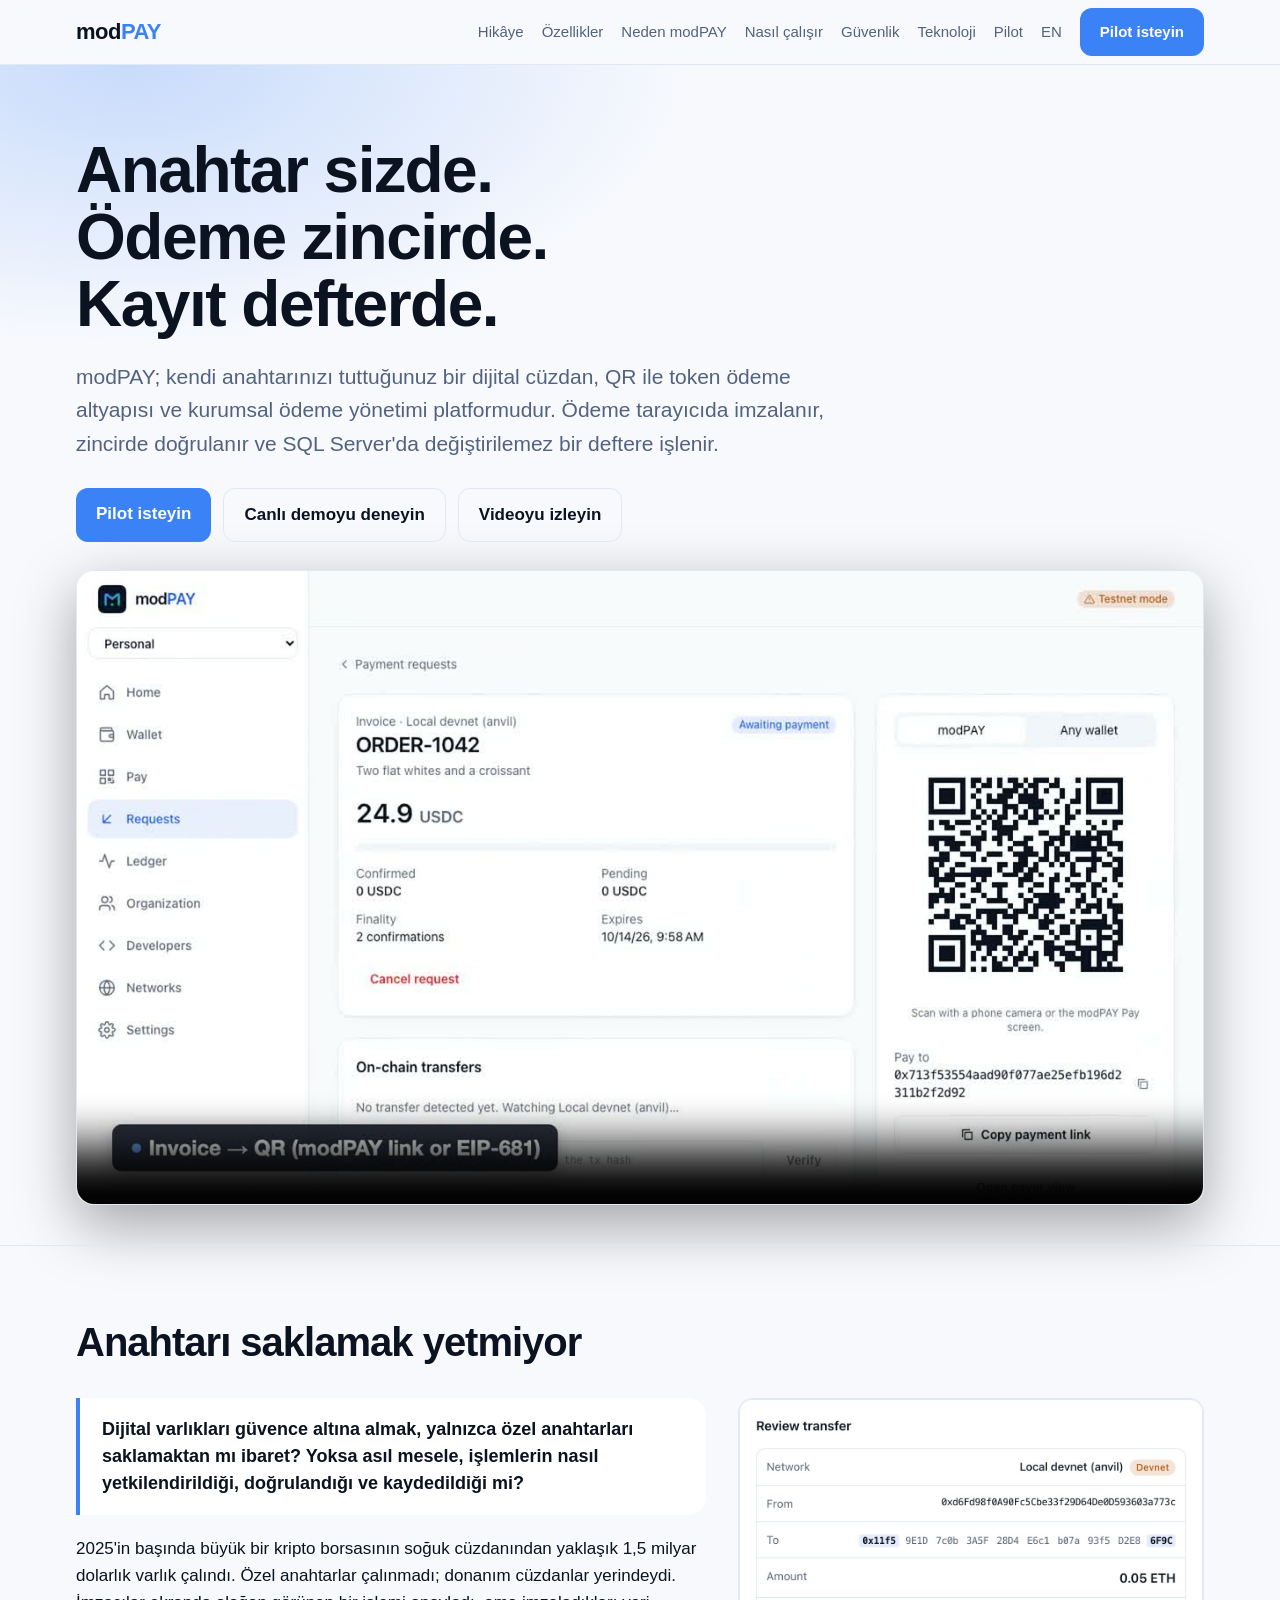
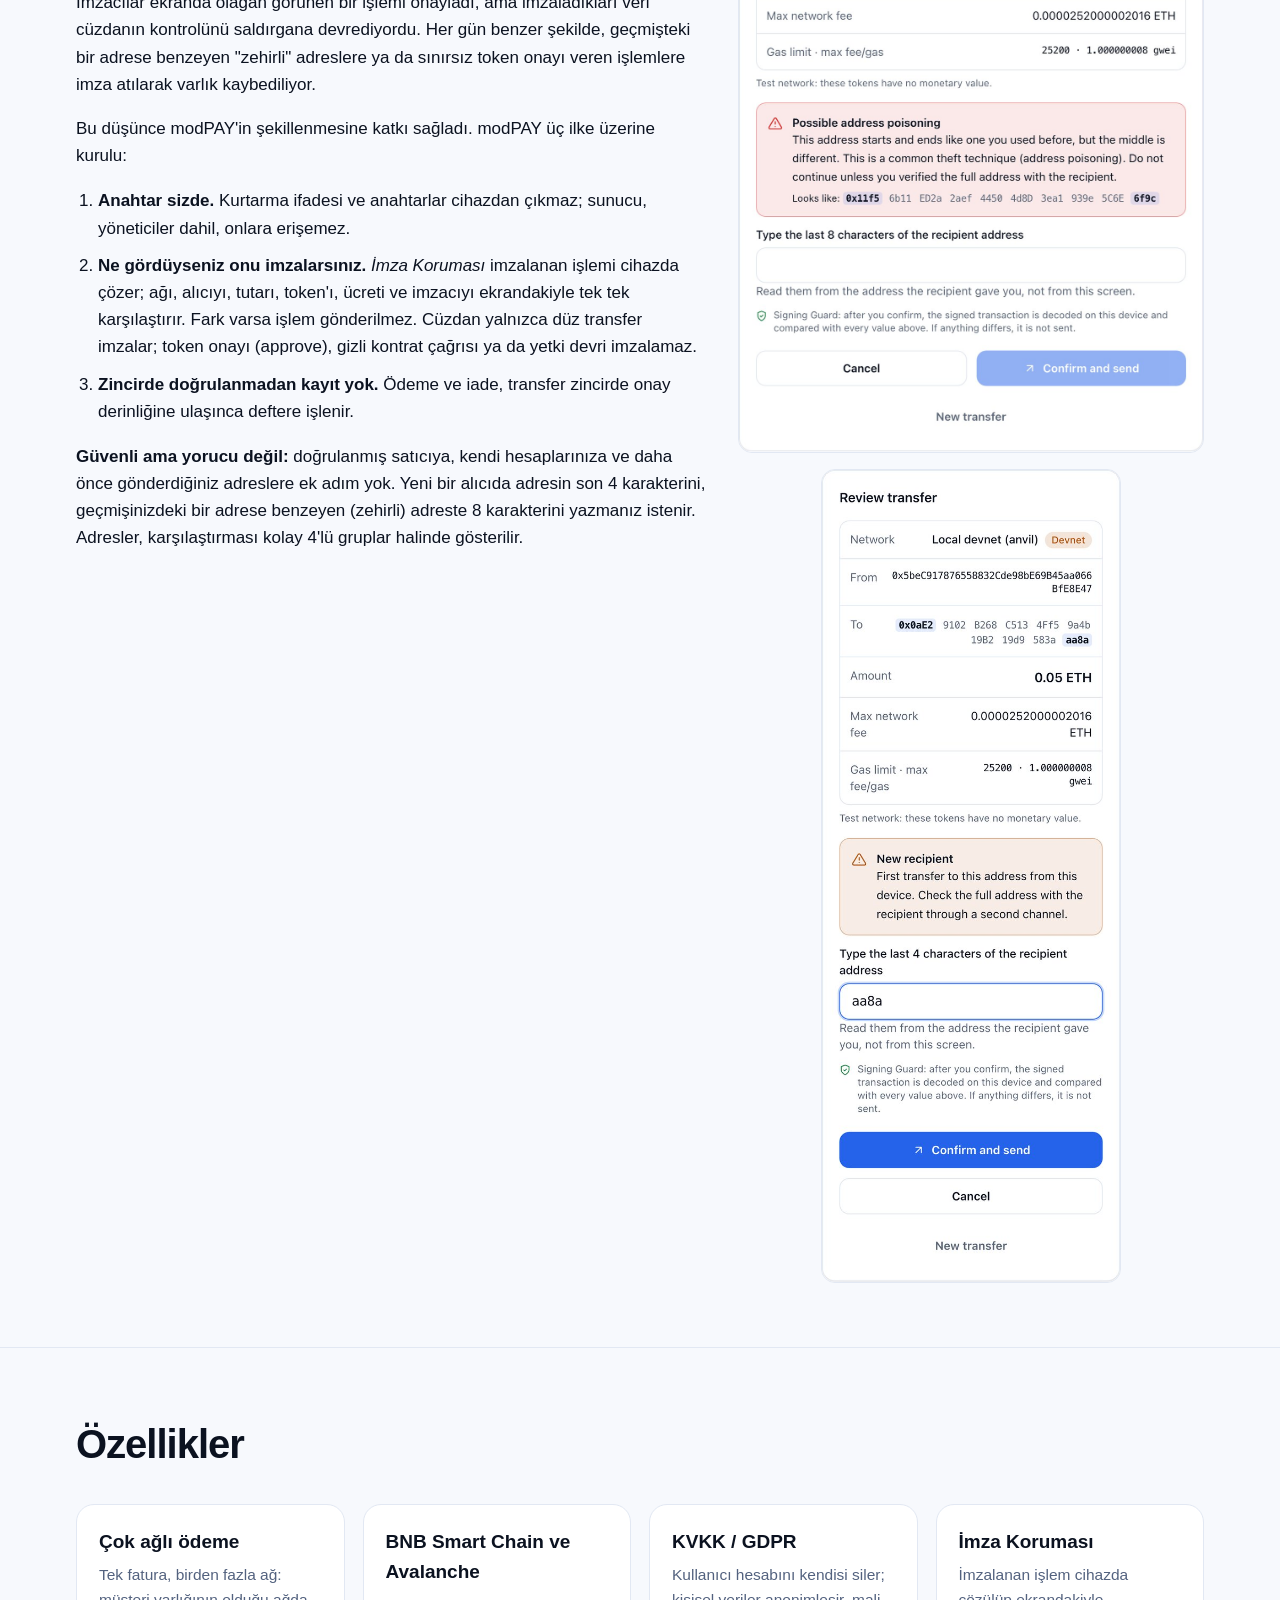
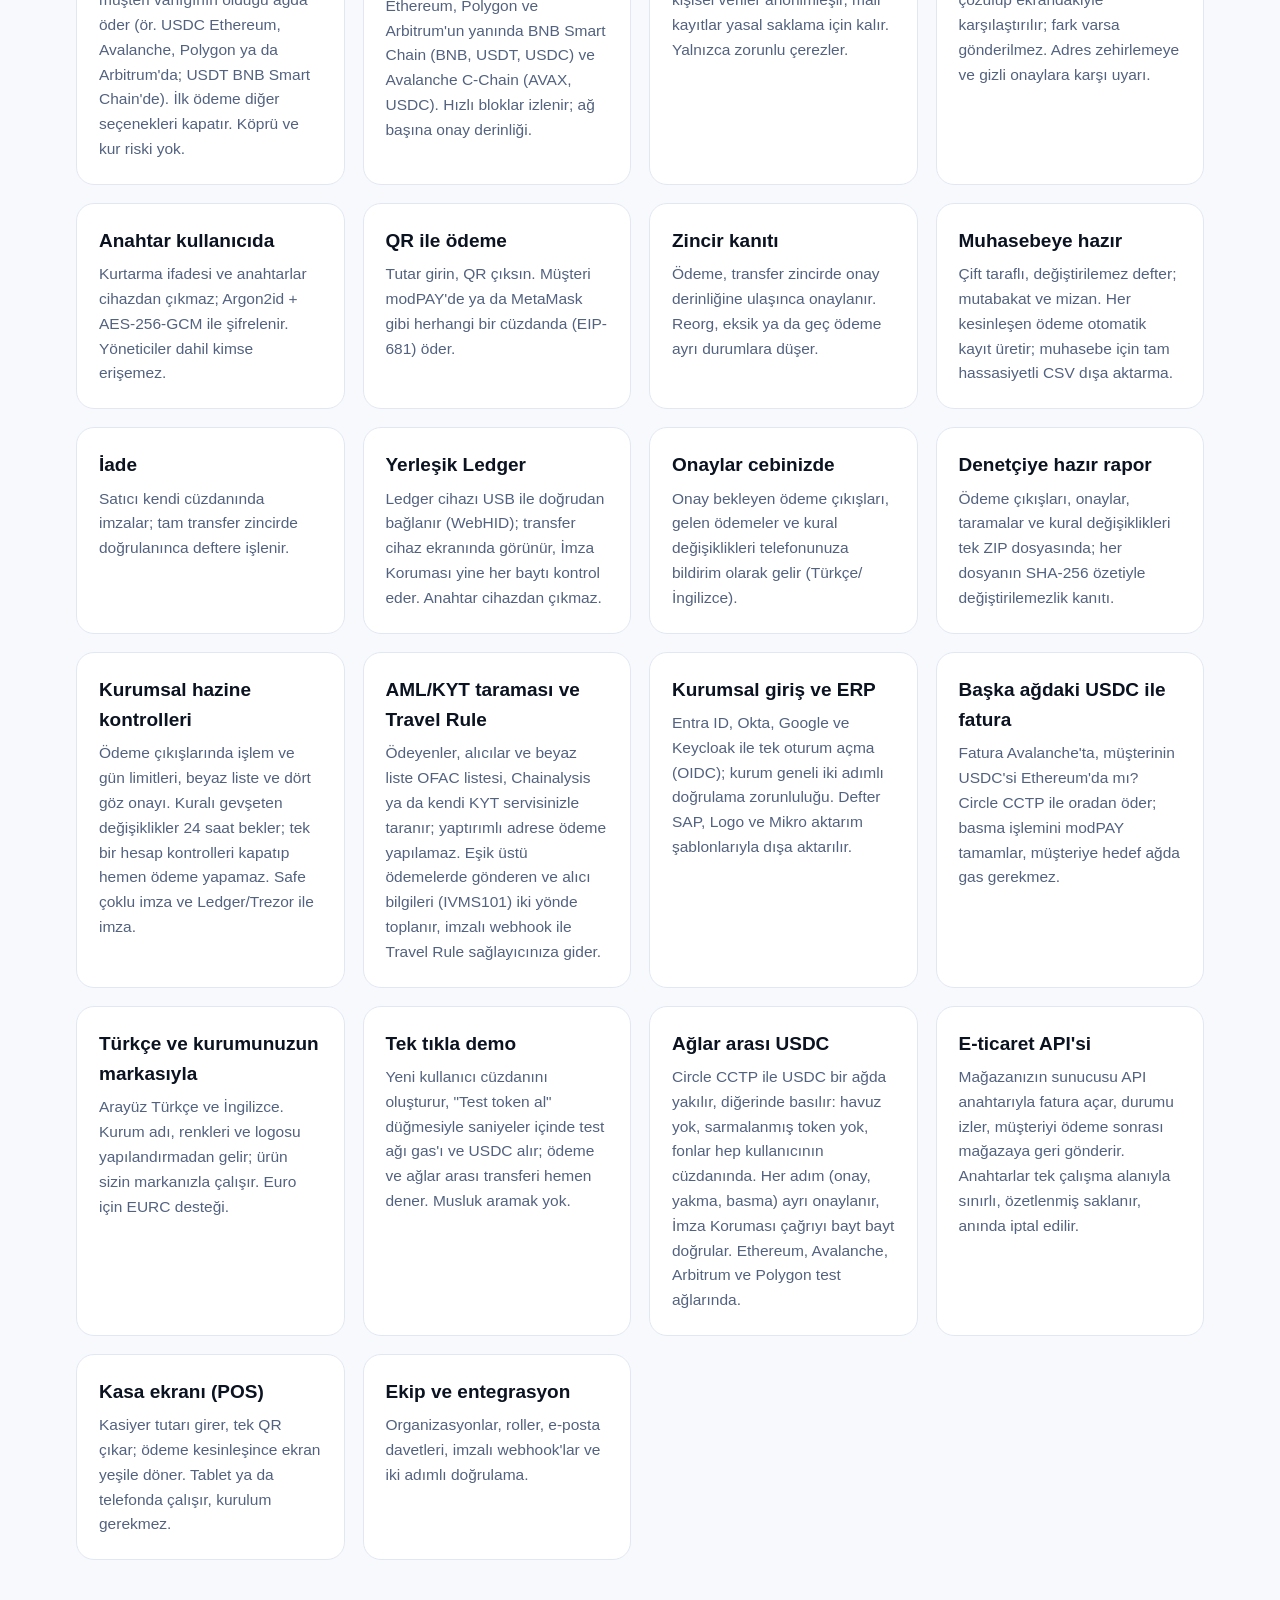
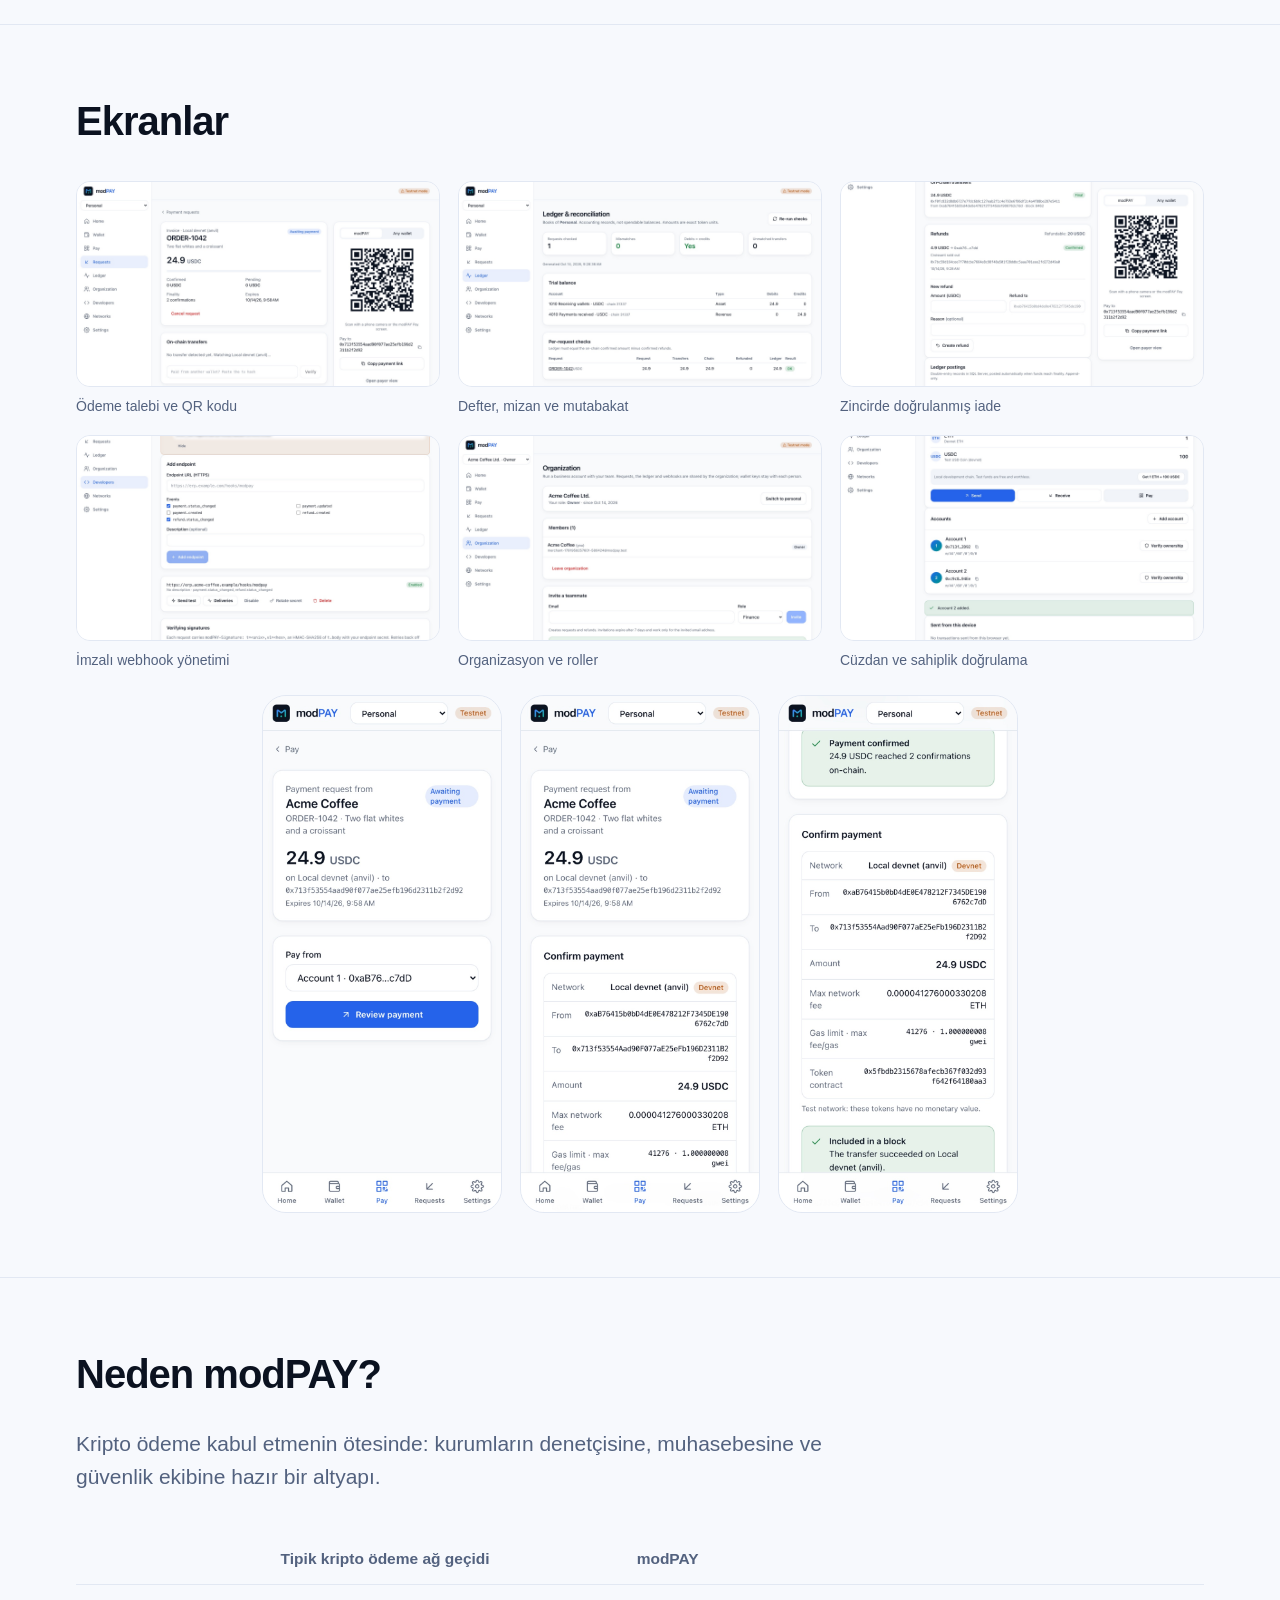
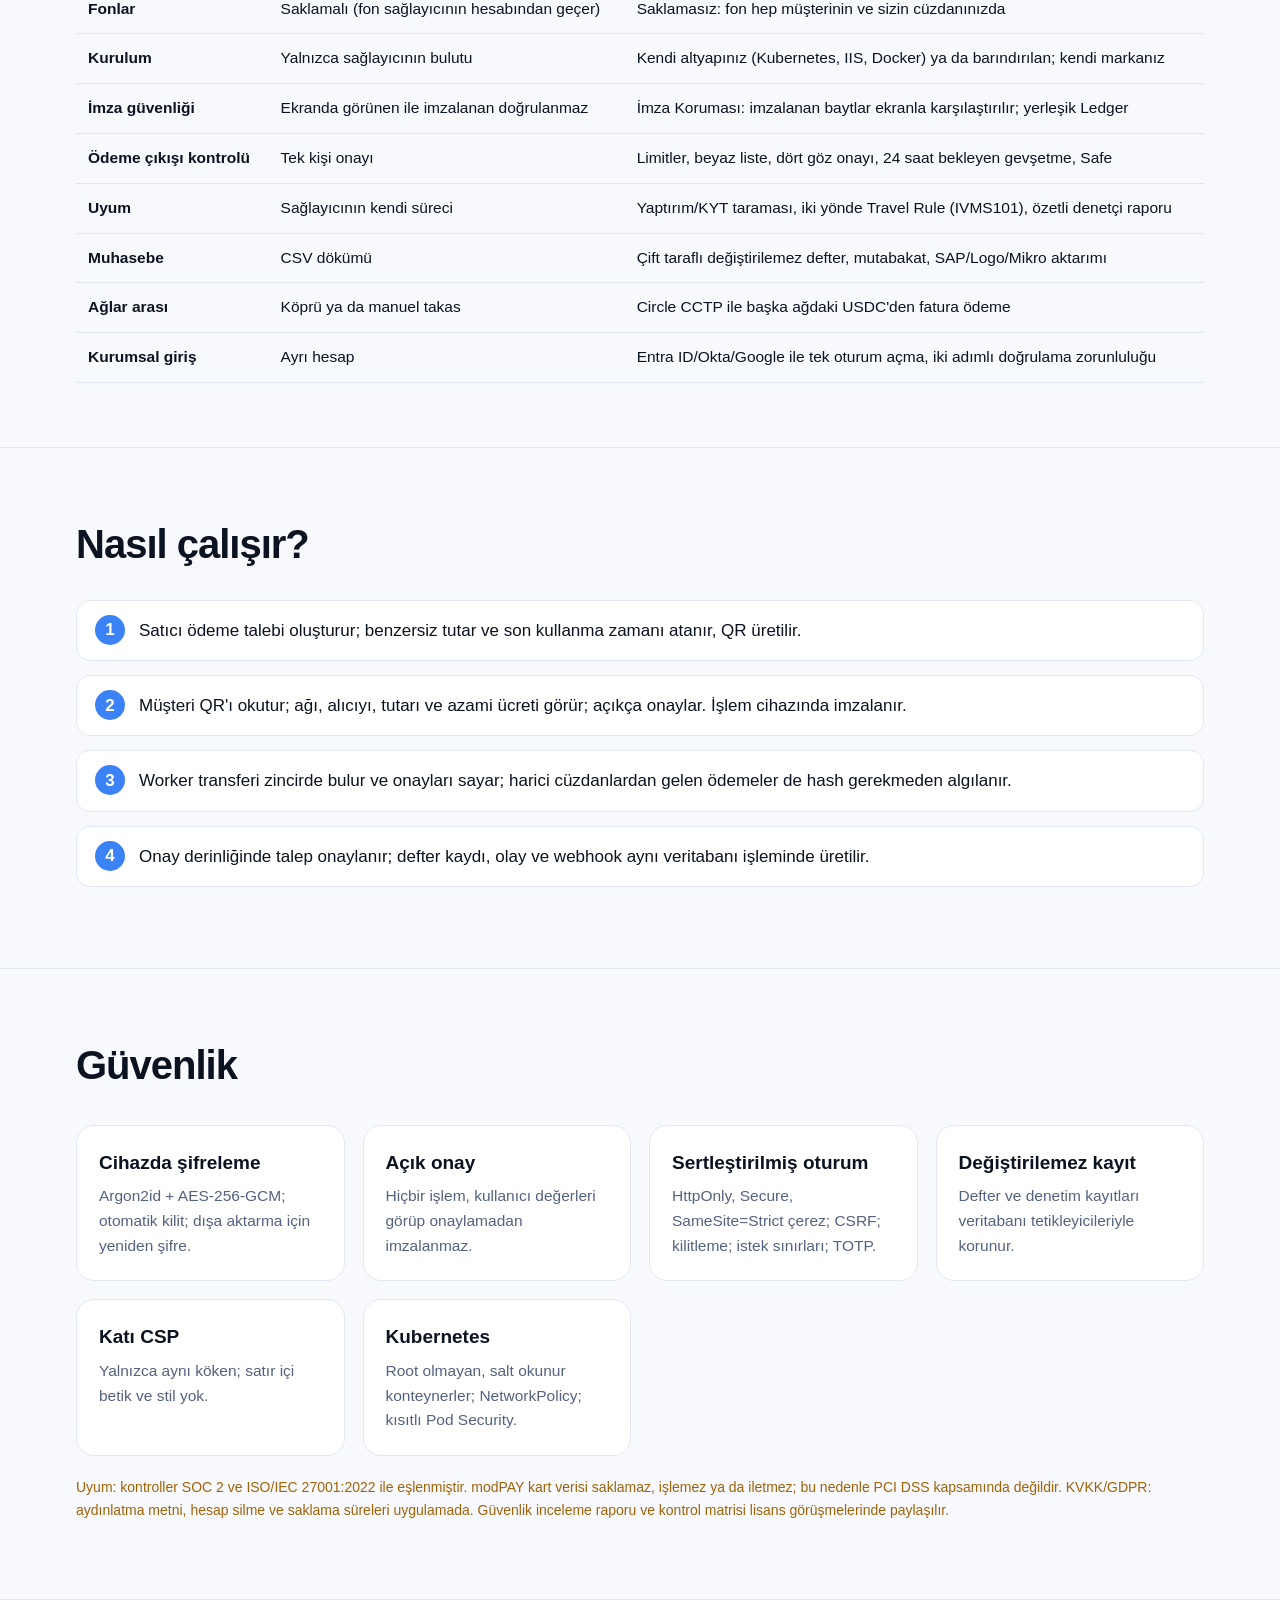
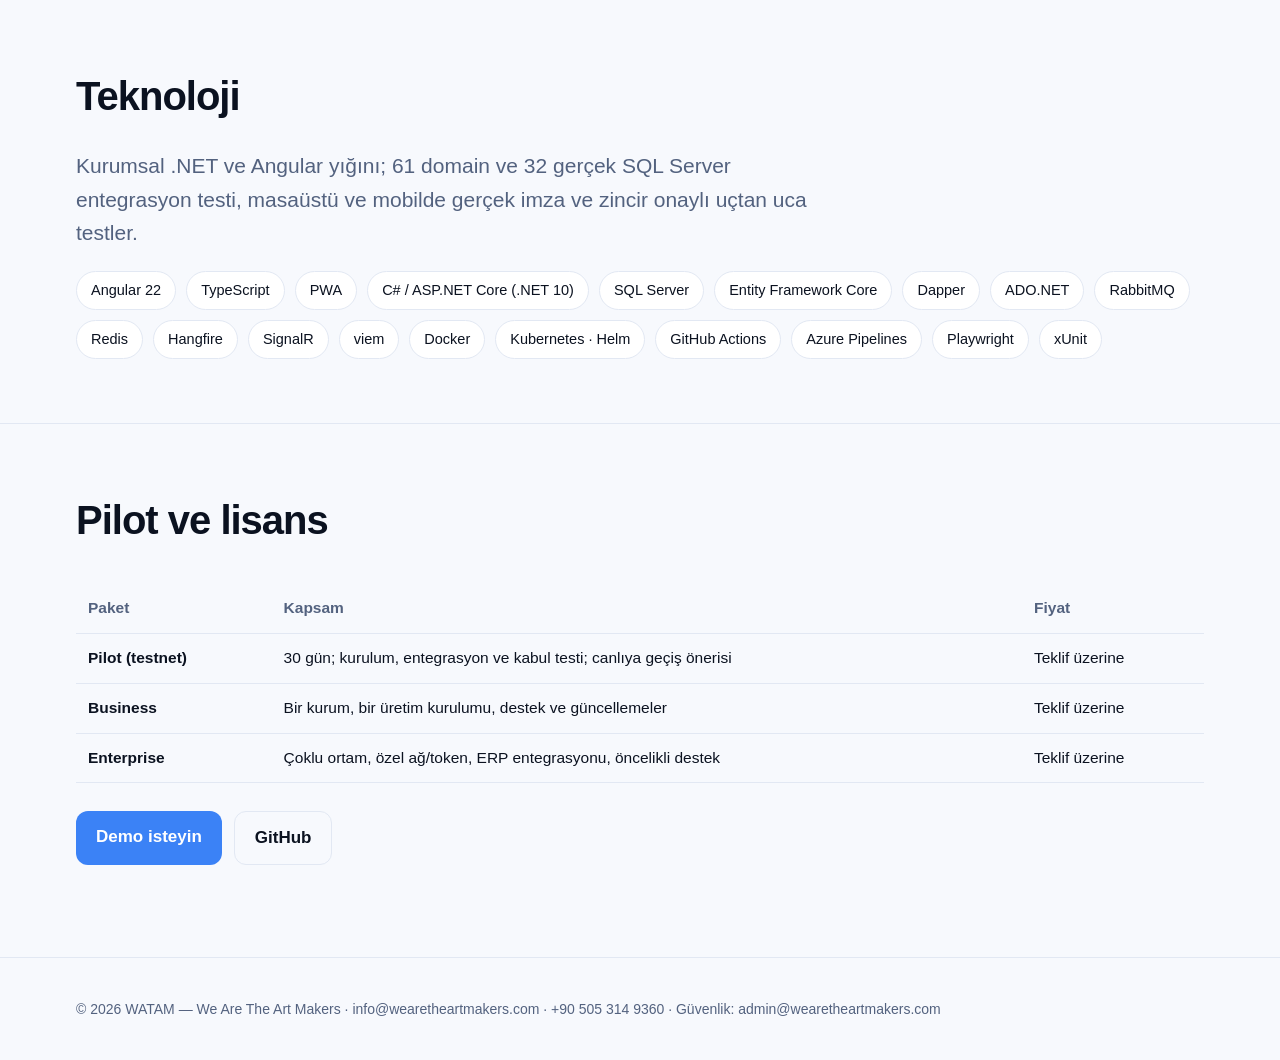
<file: docs/index.html>
<!doctype html>
<html lang="tr">
<head>
<meta charset="utf-8">
<meta name="viewport" content="width=device-width, initial-scale=1">
<title>modPAY — Anahtar sizde, ödeme zincirde, kayıt defterde</title>
<meta name="description" content="Non-custodial cüzdan, QR ile token ödeme ve kurumsal ödeme yönetimi. Ödeme tarayıcıda imzalanır, zincirde doğrulanır, SQL Server defterine işlenir.">
<link rel="canonical" href="https://wearetheartmakers.github.io/modPAY/">
<link rel="alternate" hreflang="tr" href="https://wearetheartmakers.github.io/modPAY/">
<link rel="alternate" hreflang="en" href="https://wearetheartmakers.github.io/modPAY/en/">
<meta property="og:type" content="website">
<meta property="og:title" content="modPAY — Anahtar sizde, ödeme zincirde, kayıt defterde">
<meta property="og:description" content="Non-custodial cüzdan, QR ile token ödeme ve kurumsal ödeme yönetimi. Ödeme tarayıcıda imzalanır, zincirde doğrulanır, SQL Server defterine işlenir.">
<meta property="og:image" content="https://wearetheartmakers.github.io/modPAY/assets/img/og-tr.png">
<meta name="twitter:card" content="summary_large_image">
<meta name="theme-color" content="#070d1d">
<link rel="icon" href="favicon.ico" sizes="16x16 32x32 48x48">
<link rel="icon" type="image/svg+xml" href="assets/icon.svg">
<link rel="apple-touch-icon" href="assets/apple-touch-icon.png">
<link rel="stylesheet" href="assets/site.css">
</head>
<body>
<a class="skip" href="#main">İçeriğe geç</a>
<header><div class="wrap">
<a class="brand" href="./">mod<span>PAY</span></a>
<nav aria-label="Ana menü">
<a href="#hikaye">Hikâye</a><a href="#ozellikler">Özellikler</a><a href="#neden">Neden modPAY</a><a href="#nasil">Nasıl çalışır</a><a href="#guvenlik">Güvenlik</a><a href="#teknoloji">Teknoloji</a><a href="#pilot">Pilot</a>
<a class="lang" href="en/" hreflang="en">EN</a>
<a class="btn" href="mailto:info@wearetheartmakers.com?subject=modPAY%20pilot">Pilot isteyin</a>
</nav></div></header>
<main id="main">
<div class="hero"><div class="wrap">
<h1>Anahtar sizde.<br>Ödeme zincirde.<br>Kayıt defterde.</h1>
<p class="lead">modPAY; kendi anahtarınızı tuttuğunuz bir dijital cüzdan, QR ile token ödeme altyapısı ve kurumsal ödeme yönetimi platformudur. Ödeme tarayıcıda imzalanır, zincirde doğrulanır ve SQL Server'da değiştirilemez bir deftere işlenir.</p>
<div class="actions"><a class="btn" href="mailto:info@wearetheartmakers.com?subject=modPAY%20pilot">Pilot isteyin</a><a class="btn ghost" href="https://modpay.runasp.net/register?returnUrl=%2Fapp%2Ffaucet" target="_blank" rel="noopener">Canlı demoyu deneyin</a><a class="btn ghost" href="#video">Videoyu izleyin</a></div>
<div class="video" id="video"><video controls preload="metadata" playsinline poster="assets/video/poster.jpg" aria-label="modPAY tanıtım videosu (İngilizce)"><source src="assets/video/modpay-intro.mp4" type="video/mp4"></video></div>
</div></div>

<section id="hikaye"><div class="wrap">
<h2>Anahtarı saklamak yetmiyor</h2>
<div class="story"><div>
<blockquote>Dijital varlıkları güvence altına almak, yalnızca özel anahtarları saklamaktan mı ibaret? Yoksa asıl mesele, işlemlerin nasıl yetkilendirildiği, doğrulandığı ve kaydedildiği mi?</blockquote>
<p>2025'in başında büyük bir kripto borsasının soğuk cüzdanından yaklaşık 1,5 milyar dolarlık varlık çalındı. Özel anahtarlar çalınmadı; donanım cüzdanlar yerindeydi. İmzacılar ekranda olağan görünen bir işlemi onayladı, ama imzaladıkları veri cüzdanın kontrolünü saldırgana devrediyordu. Her gün benzer şekilde, geçmişteki bir adrese benzeyen "zehirli" adreslere ya da sınırsız token onayı veren işlemlere imza atılarak varlık kaybediliyor.</p>
<p>Bu düşünce modPAY'in şekillenmesine katkı sağladı. modPAY üç ilke üzerine kurulu:</p>
<ol>
<li><strong>Anahtar sizde.</strong> Kurtarma ifadesi ve anahtarlar cihazdan çıkmaz; sunucu, yöneticiler dahil, onlara erişemez.</li>
<li><strong>Ne gördüyseniz onu imzalarsınız.</strong> <em>İmza Koruması</em> imzalanan işlemi cihazda çözer; ağı, alıcıyı, tutarı, token'ı, ücreti ve imzacıyı ekrandakiyle tek tek karşılaştırır. Fark varsa işlem gönderilmez. Cüzdan yalnızca düz transfer imzalar; token onayı (approve), gizli kontrat çağrısı ya da yetki devri imzalamaz.</li>
<li><strong>Zincirde doğrulanmadan kayıt yok.</strong> Ödeme ve iade, transfer zincirde onay derinliğine ulaşınca deftere işlenir.</li>
</ol>
<p><strong>Güvenli ama yorucu değil:</strong> doğrulanmış satıcıya, kendi hesaplarınıza ve daha önce gönderdiğiniz adreslere ek adım yok. Yeni bir alıcıda adresin son 4 karakterini, geçmişinizdeki bir adrese benzeyen (zehirli) adreste 8 karakterini yazmanız istenir. Adresler, karşılaştırması kolay 4'lü gruplar halinde gösterilir.</p>
</div>
<div class="imgs"><img loading="lazy" src="assets/img/guard-lookalike.jpg" alt="İmza Koruması: olası adres zehirleme uyarısı"><img class="phone" loading="lazy" src="assets/img/guard-mobile.jpg" alt="Telefonda yeni alıcı onayı: adresin son 4 karakteri"></div>
</div></div></section>

<section id="ozellikler"><div class="wrap">
<h2>Özellikler</h2>
<div class="grid"><div class="card"><h3>Çok ağlı ödeme</h3><p>Tek fatura, birden fazla ağ: müşteri varlığının olduğu ağda öder (ör. USDC Ethereum, Avalanche, Polygon ya da Arbitrum'da; USDT BNB Smart Chain'de). İlk ödeme diğer seçenekleri kapatır. Köprü ve kur riski yok.</p></div><div class="card"><h3>BNB Smart Chain ve Avalanche</h3><p>Ethereum, Polygon ve Arbitrum'un yanında BNB Smart Chain (BNB, USDT, USDC) ve Avalanche C-Chain (AVAX, USDC). Hızlı bloklar izlenir; ağ başına onay derinliği.</p></div><div class="card"><h3>KVKK / GDPR</h3><p>Kullanıcı hesabını kendisi siler; kişisel veriler anonimleşir, mali kayıtlar yasal saklama için kalır. Yalnızca zorunlu çerezler.</p></div><div class="card"><h3>İmza Koruması</h3><p>İmzalanan işlem cihazda çözülüp ekrandakiyle karşılaştırılır; fark varsa gönderilmez. Adres zehirlemeye ve gizli onaylara karşı uyarı.</p></div><div class="card"><h3>Anahtar kullanıcıda</h3><p>Kurtarma ifadesi ve anahtarlar cihazdan çıkmaz; Argon2id + AES-256-GCM ile şifrelenir. Yöneticiler dahil kimse erişemez.</p></div><div class="card"><h3>QR ile ödeme</h3><p>Tutar girin, QR çıksın. Müşteri modPAY'de ya da MetaMask gibi herhangi bir cüzdanda (EIP-681) öder.</p></div><div class="card"><h3>Zincir kanıtı</h3><p>Ödeme, transfer zincirde onay derinliğine ulaşınca onaylanır. Reorg, eksik ya da geç ödeme ayrı durumlara düşer.</p></div><div class="card"><h3>Muhasebeye hazır</h3><p>Çift taraflı, değiştirilemez defter; mutabakat ve mizan. Her kesinleşen ödeme otomatik kayıt üretir; muhasebe için tam hassasiyetli CSV dışa aktarma.</p></div><div class="card"><h3>İade</h3><p>Satıcı kendi cüzdanında imzalar; tam transfer zincirde doğrulanınca deftere işlenir.</p></div><div class="card"><h3>Yerleşik Ledger</h3><p>Ledger cihazı USB ile doğrudan bağlanır (WebHID); transfer cihaz ekranında görünür, İmza Koruması yine her baytı kontrol eder. Anahtar cihazdan çıkmaz.</p></div><div class="card"><h3>Onaylar cebinizde</h3><p>Onay bekleyen ödeme çıkışları, gelen ödemeler ve kural değişiklikleri telefonunuza bildirim olarak gelir (Türkçe/İngilizce).</p></div><div class="card"><h3>Denetçiye hazır rapor</h3><p>Ödeme çıkışları, onaylar, taramalar ve kural değişiklikleri tek ZIP dosyasında; her dosyanın SHA-256 özetiyle değiştirilemezlik kanıtı.</p></div><div class="card"><h3>Kurumsal hazine kontrolleri</h3><p>Ödeme çıkışlarında işlem ve gün limitleri, beyaz liste ve dört göz onayı. Kuralı gevşeten değişiklikler 24 saat bekler; tek bir hesap kontrolleri kapatıp hemen ödeme yapamaz. Safe çoklu imza ve Ledger/Trezor ile imza.</p></div><div class="card"><h3>AML/KYT taraması ve Travel Rule</h3><p>Ödeyenler, alıcılar ve beyaz liste OFAC listesi, Chainalysis ya da kendi KYT servisinizle taranır; yaptırımlı adrese ödeme yapılamaz. Eşik üstü ödemelerde gönderen ve alıcı bilgileri (IVMS101) iki yönde toplanır, imzalı webhook ile Travel Rule sağlayıcınıza gider.</p></div><div class="card"><h3>Kurumsal giriş ve ERP</h3><p>Entra ID, Okta, Google ve Keycloak ile tek oturum açma (OIDC); kurum geneli iki adımlı doğrulama zorunluluğu. Defter SAP, Logo ve Mikro aktarım şablonlarıyla dışa aktarılır.</p></div><div class="card"><h3>Başka ağdaki USDC ile fatura</h3><p>Fatura Avalanche'ta, müşterinin USDC'si Ethereum'da mı? Circle CCTP ile oradan öder; basma işlemini modPAY tamamlar, müşteriye hedef ağda gas gerekmez.</p></div><div class="card"><h3>Türkçe ve kurumunuzun markasıyla</h3><p>Arayüz Türkçe ve İngilizce. Kurum adı, renkleri ve logosu yapılandırmadan gelir; ürün sizin markanızla çalışır. Euro için EURC desteği.</p></div><div class="card"><h3>Tek tıkla demo</h3><p>Yeni kullanıcı cüzdanını oluşturur, "Test token al" düğmesiyle saniyeler içinde test ağı gas'ı ve USDC alır; ödeme ve ağlar arası transferi hemen dener. Musluk aramak yok.</p></div><div class="card"><h3>Ağlar arası USDC</h3><p>Circle CCTP ile USDC bir ağda yakılır, diğerinde basılır: havuz yok, sarmalanmış token yok, fonlar hep kullanıcının cüzdanında. Her adım (onay, yakma, basma) ayrı onaylanır, İmza Koruması çağrıyı bayt bayt doğrular. Ethereum, Avalanche, Arbitrum ve Polygon test ağlarında.</p></div><div class="card"><h3>E-ticaret API'si</h3><p>Mağazanızın sunucusu API anahtarıyla fatura açar, durumu izler, müşteriyi ödeme sonrası mağazaya geri gönderir. Anahtarlar tek çalışma alanıyla sınırlı, özetlenmiş saklanır, anında iptal edilir.</p></div><div class="card"><h3>Kasa ekranı (POS)</h3><p>Kasiyer tutarı girer, tek QR çıkar; ödeme kesinleşince ekran yeşile döner. Tablet ya da telefonda çalışır, kurulum gerekmez.</p></div><div class="card"><h3>Ekip ve entegrasyon</h3><p>Organizasyonlar, roller, e-posta davetleri, imzalı webhook'lar ve iki adımlı doğrulama.</p></div></div>
</div></section>

<section><div class="wrap">
<h2>Ekranlar</h2>
<div class="shots"><figure><img loading="lazy" src="assets/img/invoice-qr.jpg" alt="Ödeme talebi ve QR kodu"><figcaption>Ödeme talebi ve QR kodu</figcaption></figure><figure><img loading="lazy" src="assets/img/ledger.jpg" alt="Defter, mizan ve mutabakat"><figcaption>Defter, mizan ve mutabakat</figcaption></figure><figure><img loading="lazy" src="assets/img/refund-confirmed.jpg" alt="Zincirde doğrulanmış iade"><figcaption>Zincirde doğrulanmış iade</figcaption></figure><figure><img loading="lazy" src="assets/img/developers.jpg" alt="İmzalı webhook yönetimi"><figcaption>İmzalı webhook yönetimi</figcaption></figure><figure><img loading="lazy" src="assets/img/organization.jpg" alt="Organizasyon ve roller"><figcaption>Organizasyon ve roller</figcaption></figure><figure><img loading="lazy" src="assets/img/wallet.jpg" alt="Cüzdan ve sahiplik doğrulama"><figcaption>Cüzdan ve sahiplik doğrulama</figcaption></figure></div>
<div class="phones"><img loading="lazy" src="assets/img/mobile-pay.jpg" alt="Telefonda ödeme talebi"><img loading="lazy" src="assets/img/mobile-review.jpg" alt="Ödeme onayı"><img loading="lazy" src="assets/img/mobile-confirmed.jpg" alt="Ödeme onaylandı"></div>
</div></section>

<section id="neden"><div class="wrap">
<h2>Neden modPAY?</h2>
<p class="lead">Kripto ödeme kabul etmenin ötesinde: kurumların denetçisine, muhasebesine ve güvenlik ekibine hazır bir altyapı.</p>
<div class="table-wrap"><table><thead><tr><th></th><th>Tipik kripto ödeme ağ geçidi</th><th>modPAY</th></tr></thead><tbody><tr><td><strong>Fonlar</strong></td><td>Saklamalı (fon sağlayıcının hesabından geçer)</td><td>Saklamasız: fon hep müşterinin ve sizin cüzdanınızda</td></tr><tr><td><strong>Kurulum</strong></td><td>Yalnızca sağlayıcının bulutu</td><td>Kendi altyapınız (Kubernetes, IIS, Docker) ya da barındırılan; kendi markanız</td></tr><tr><td><strong>İmza güvenliği</strong></td><td>Ekranda görünen ile imzalanan doğrulanmaz</td><td>İmza Koruması: imzalanan baytlar ekranla karşılaştırılır; yerleşik Ledger</td></tr><tr><td><strong>Ödeme çıkışı kontrolü</strong></td><td>Tek kişi onayı</td><td>Limitler, beyaz liste, dört göz onayı, 24 saat bekleyen gevşetme, Safe</td></tr><tr><td><strong>Uyum</strong></td><td>Sağlayıcının kendi süreci</td><td>Yaptırım/KYT taraması, iki yönde Travel Rule (IVMS101), özetli denetçi raporu</td></tr><tr><td><strong>Muhasebe</strong></td><td>CSV dökümü</td><td>Çift taraflı değiştirilemez defter, mutabakat, SAP/Logo/Mikro aktarımı</td></tr><tr><td><strong>Ağlar arası</strong></td><td>Köprü ya da manuel takas</td><td>Circle CCTP ile başka ağdaki USDC'den fatura ödeme</td></tr><tr><td><strong>Kurumsal giriş</strong></td><td>Ayrı hesap</td><td>Entra ID/Okta/Google ile tek oturum açma, iki adımlı doğrulama zorunluluğu</td></tr></tbody></table></div>
</div></section>

<section id="nasil"><div class="wrap">
<h2>Nasıl çalışır?</h2>
<ol class="steps"><li>Satıcı ödeme talebi oluşturur; benzersiz tutar ve son kullanma zamanı atanır, QR üretilir.</li><li>Müşteri QR'ı okutur; ağı, alıcıyı, tutarı ve azami ücreti görür; açıkça onaylar. İşlem cihazında imzalanır.</li><li>Worker transferi zincirde bulur ve onayları sayar; harici cüzdanlardan gelen ödemeler de hash gerekmeden algılanır.</li><li>Onay derinliğinde talep onaylanır; defter kaydı, olay ve webhook aynı veritabanı işleminde üretilir.</li></ol>
</div></section>

<section id="guvenlik"><div class="wrap">
<h2>Güvenlik</h2>
<div class="grid"><div class="card"><h3>Cihazda şifreleme</h3><p>Argon2id + AES-256-GCM; otomatik kilit; dışa aktarma için yeniden şifre.</p></div><div class="card"><h3>Açık onay</h3><p>Hiçbir işlem, kullanıcı değerleri görüp onaylamadan imzalanmaz.</p></div><div class="card"><h3>Sertleştirilmiş oturum</h3><p>HttpOnly, Secure, SameSite=Strict çerez; CSRF; kilitleme; istek sınırları; TOTP.</p></div><div class="card"><h3>Değiştirilemez kayıt</h3><p>Defter ve denetim kayıtları veritabanı tetikleyicileriyle korunur.</p></div><div class="card"><h3>Katı CSP</h3><p>Yalnızca aynı köken; satır içi betik ve stil yok.</p></div><div class="card"><h3>Kubernetes</h3><p>Root olmayan, salt okunur konteynerler; NetworkPolicy; kısıtlı Pod Security.</p></div></div>
<p class="note" style="margin-top:20px">Uyum: kontroller SOC 2 ve ISO/IEC 27001:2022 ile eşlenmiştir. modPAY kart verisi saklamaz, işlemez ya da iletmez; bu nedenle PCI DSS kapsamında değildir. KVKK/GDPR: aydınlatma metni, hesap silme ve saklama süreleri uygulamada. Güvenlik inceleme raporu ve kontrol matrisi lisans görüşmelerinde paylaşılır.</p>
</div></section>

<section id="teknoloji"><div class="wrap">
<h2>Teknoloji</h2>
<p class="lead">Kurumsal .NET ve Angular yığını; 61 domain ve 32 gerçek SQL Server entegrasyon testi, masaüstü ve mobilde gerçek imza ve zincir onaylı uçtan uca testler.</p>
<div class="chips"><span>Angular 22</span><span>TypeScript</span><span>PWA</span><span>C# / ASP.NET Core (.NET 10)</span><span>SQL Server</span><span>Entity Framework Core</span><span>Dapper</span><span>ADO.NET</span><span>RabbitMQ</span><span>Redis</span><span>Hangfire</span><span>SignalR</span><span>viem</span><span>Docker</span><span>Kubernetes · Helm</span><span>GitHub Actions</span><span>Azure Pipelines</span><span>Playwright</span><span>xUnit</span></div>
</div></section>

<section id="pilot"><div class="wrap">
<h2>Pilot ve lisans</h2>
<div class="table-wrap"><table><thead><tr><th>Paket</th><th>Kapsam</th><th>Fiyat</th></tr></thead><tbody>
<tr><td><strong>Pilot (testnet)</strong></td><td>30 gün; kurulum, entegrasyon ve kabul testi; canlıya geçiş önerisi</td><td>Teklif üzerine</td></tr><tr><td><strong>Business</strong></td><td>Bir kurum, bir üretim kurulumu, destek ve güncellemeler</td><td>Teklif üzerine</td></tr><tr><td><strong>Enterprise</strong></td><td>Çoklu ortam, özel ağ/token, ERP entegrasyonu, öncelikli destek</td><td>Teklif üzerine</td></tr>
</tbody></table></div>
<div class="actions"><a class="btn" href="mailto:info@wearetheartmakers.com?subject=modPAY%20demo">Demo isteyin</a><a class="btn ghost" href="https://github.com/WeAreTheArtMakers/modPAY">GitHub</a></div>
</div></section>
</main>
<footer><div class="wrap">© 2026 WATAM — We Are The Art Makers · info@wearetheartmakers.com · +90 505 314 9360 · Güvenlik: admin@wearetheartmakers.com</div></footer>
</body></html>
</file>
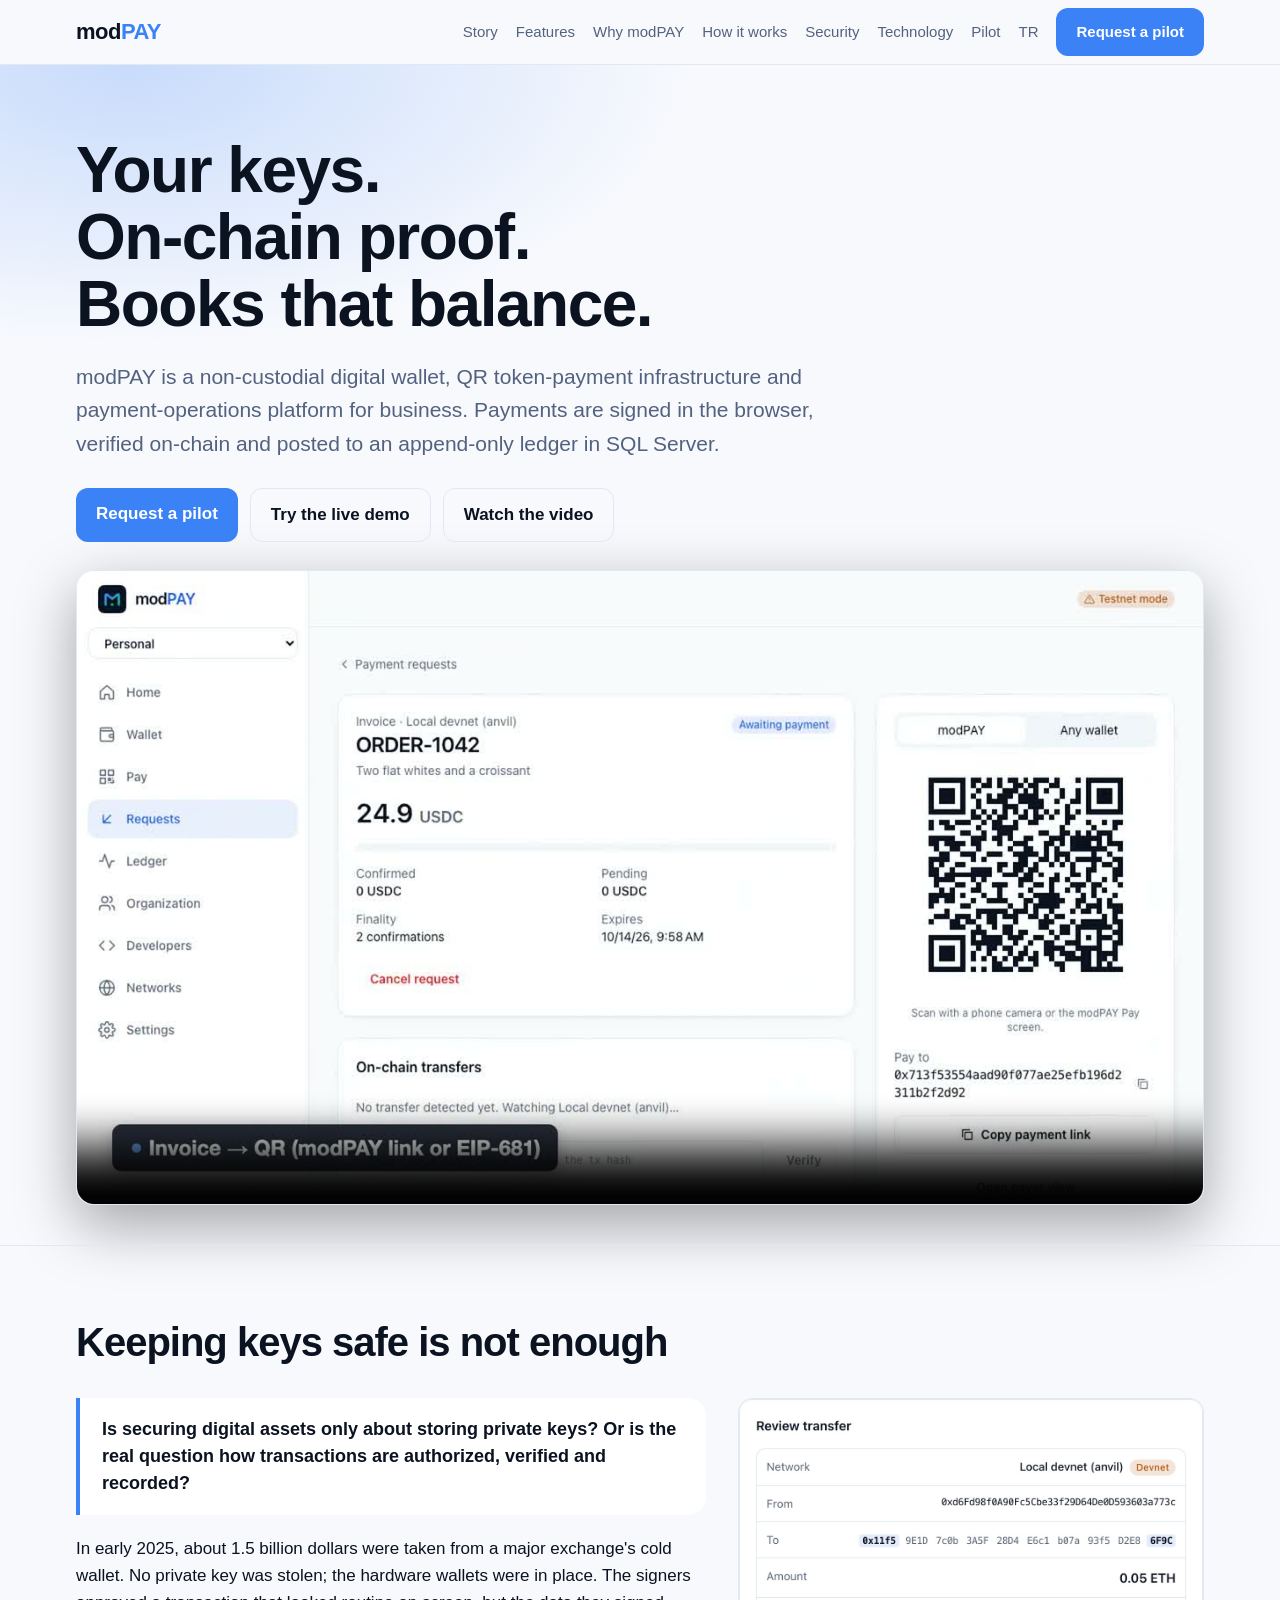
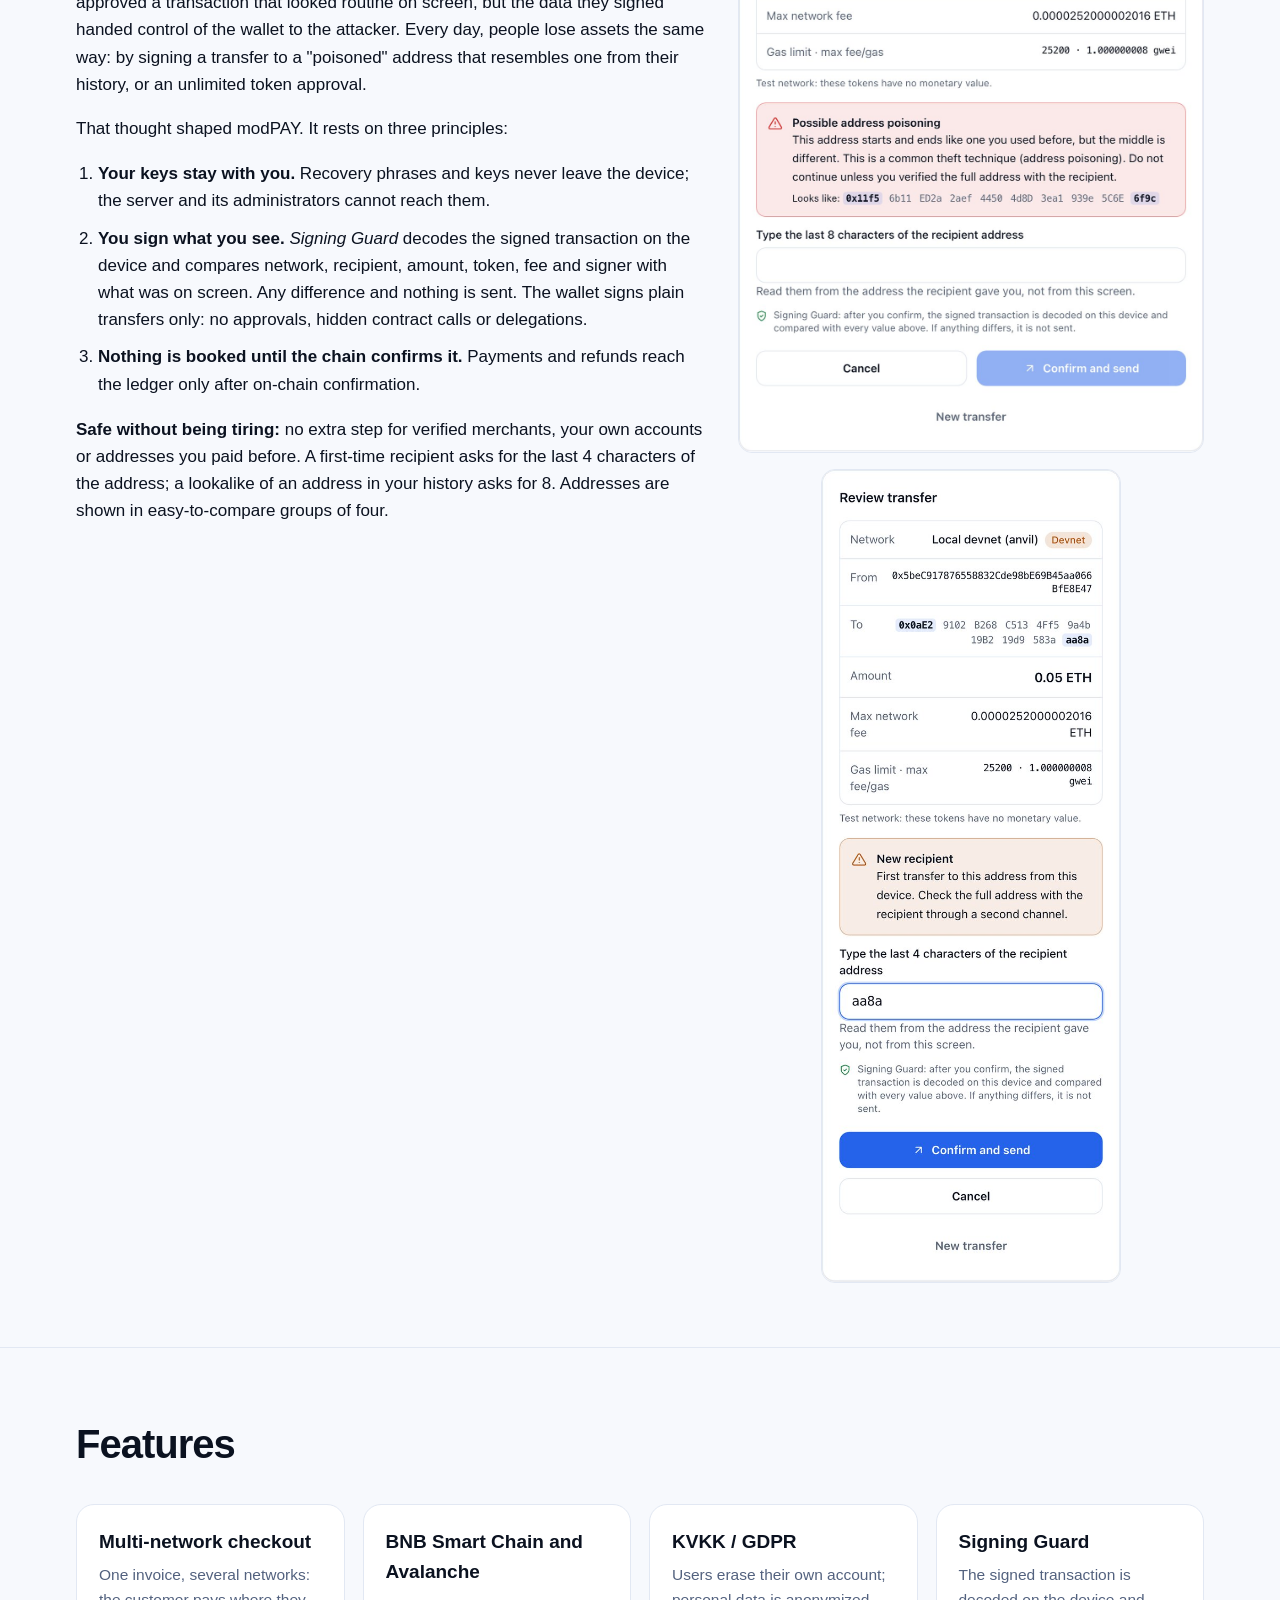
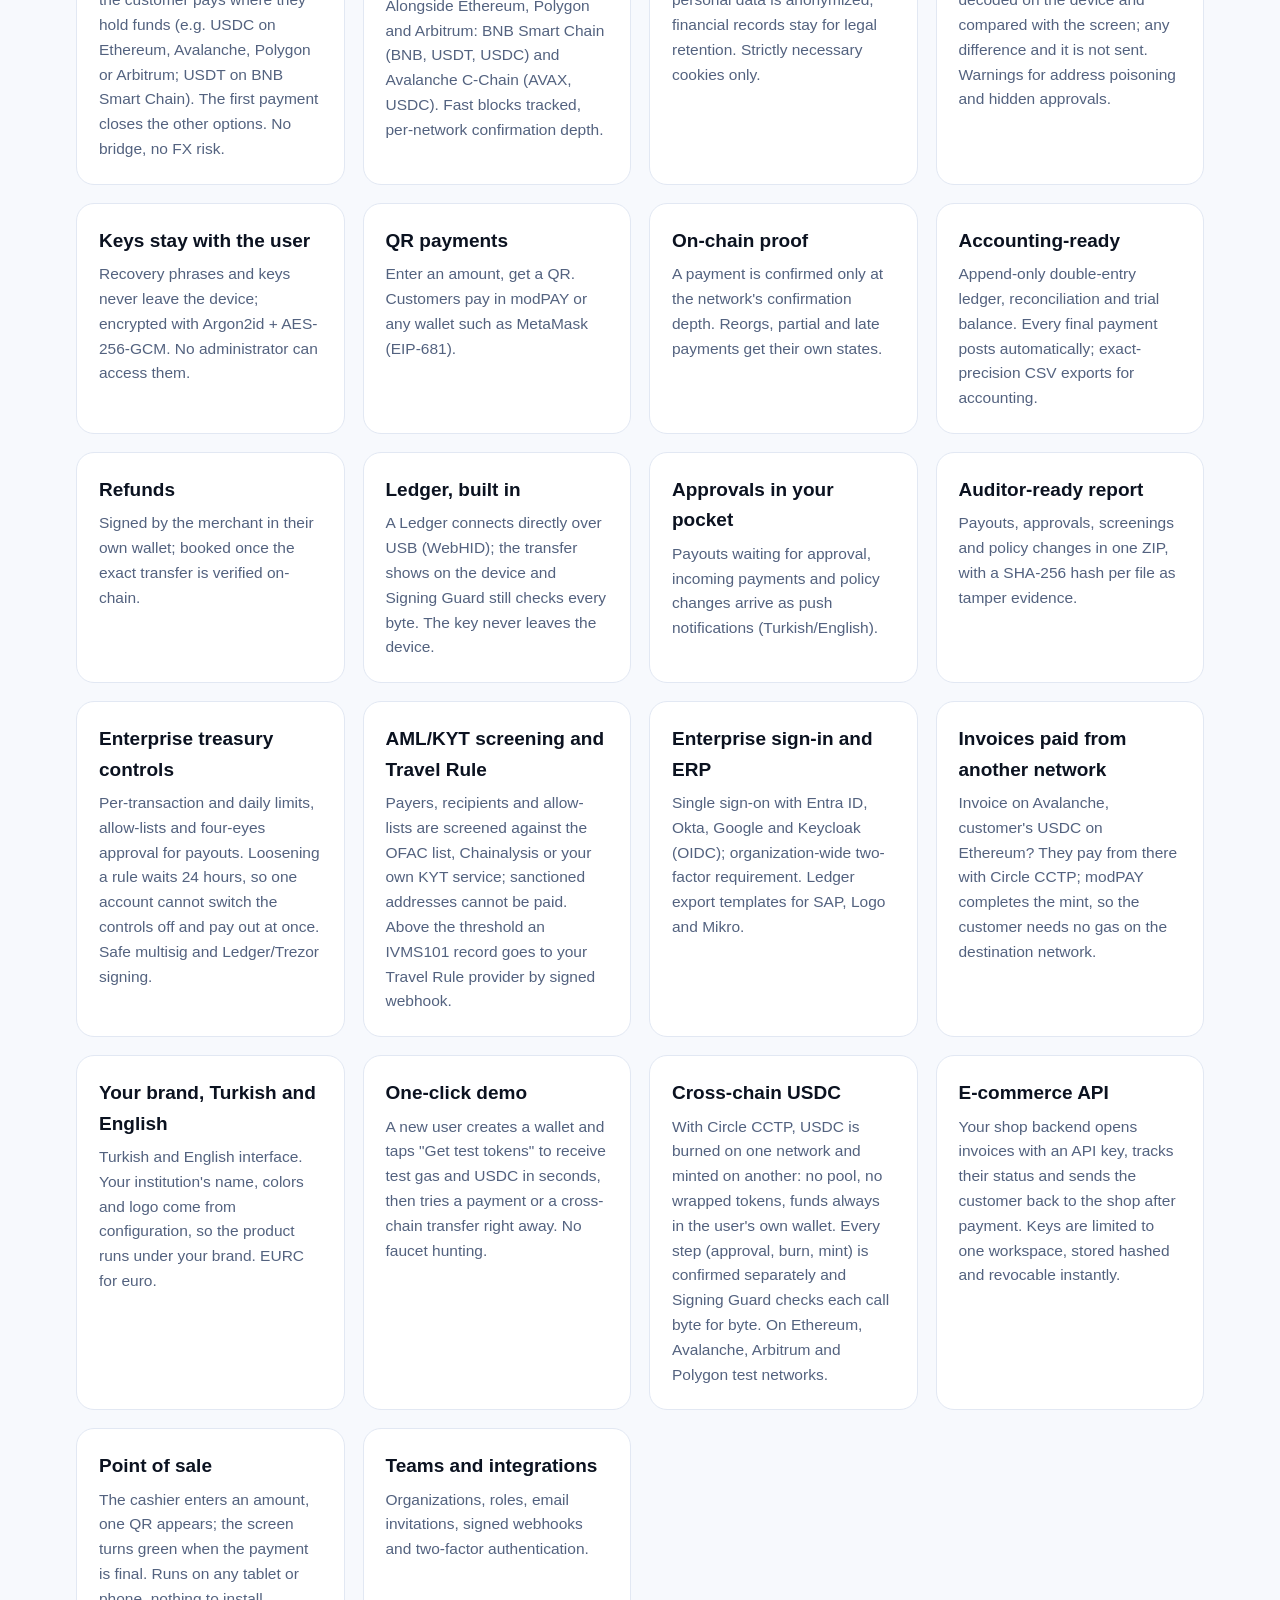
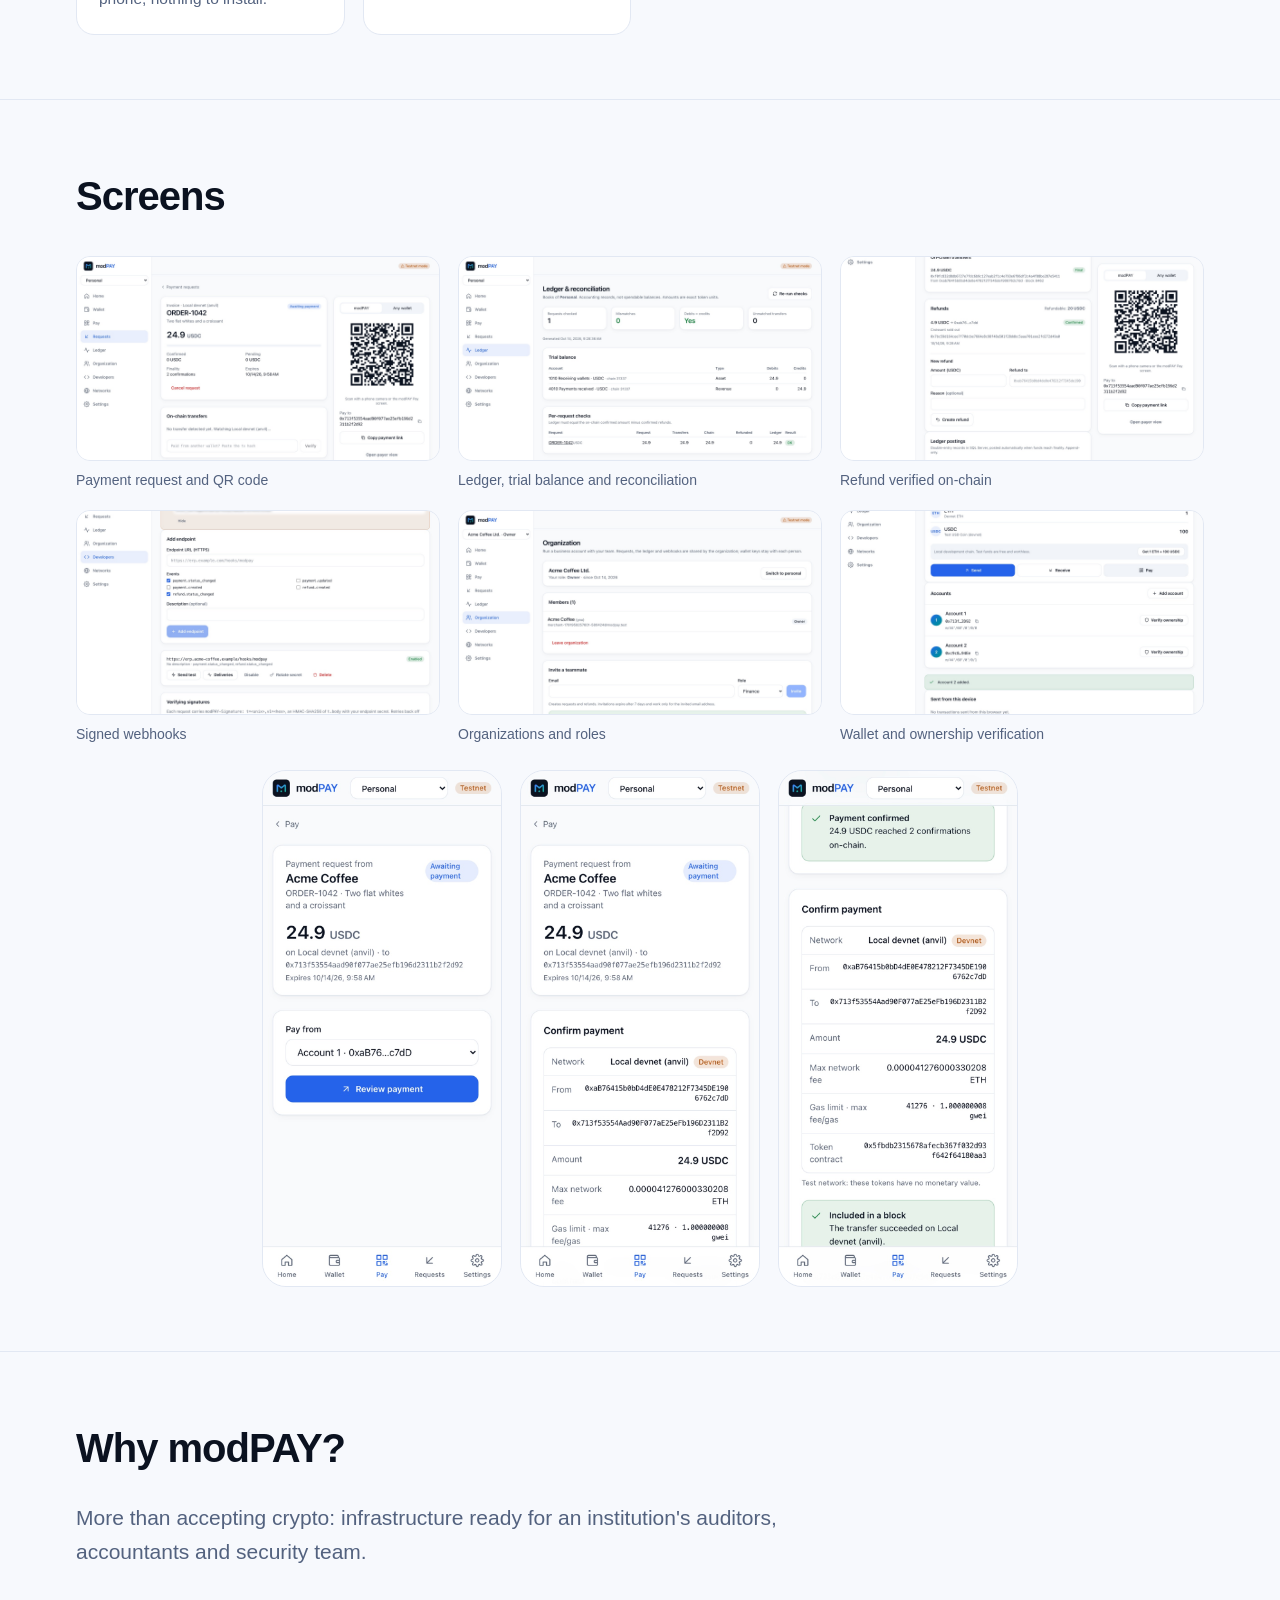
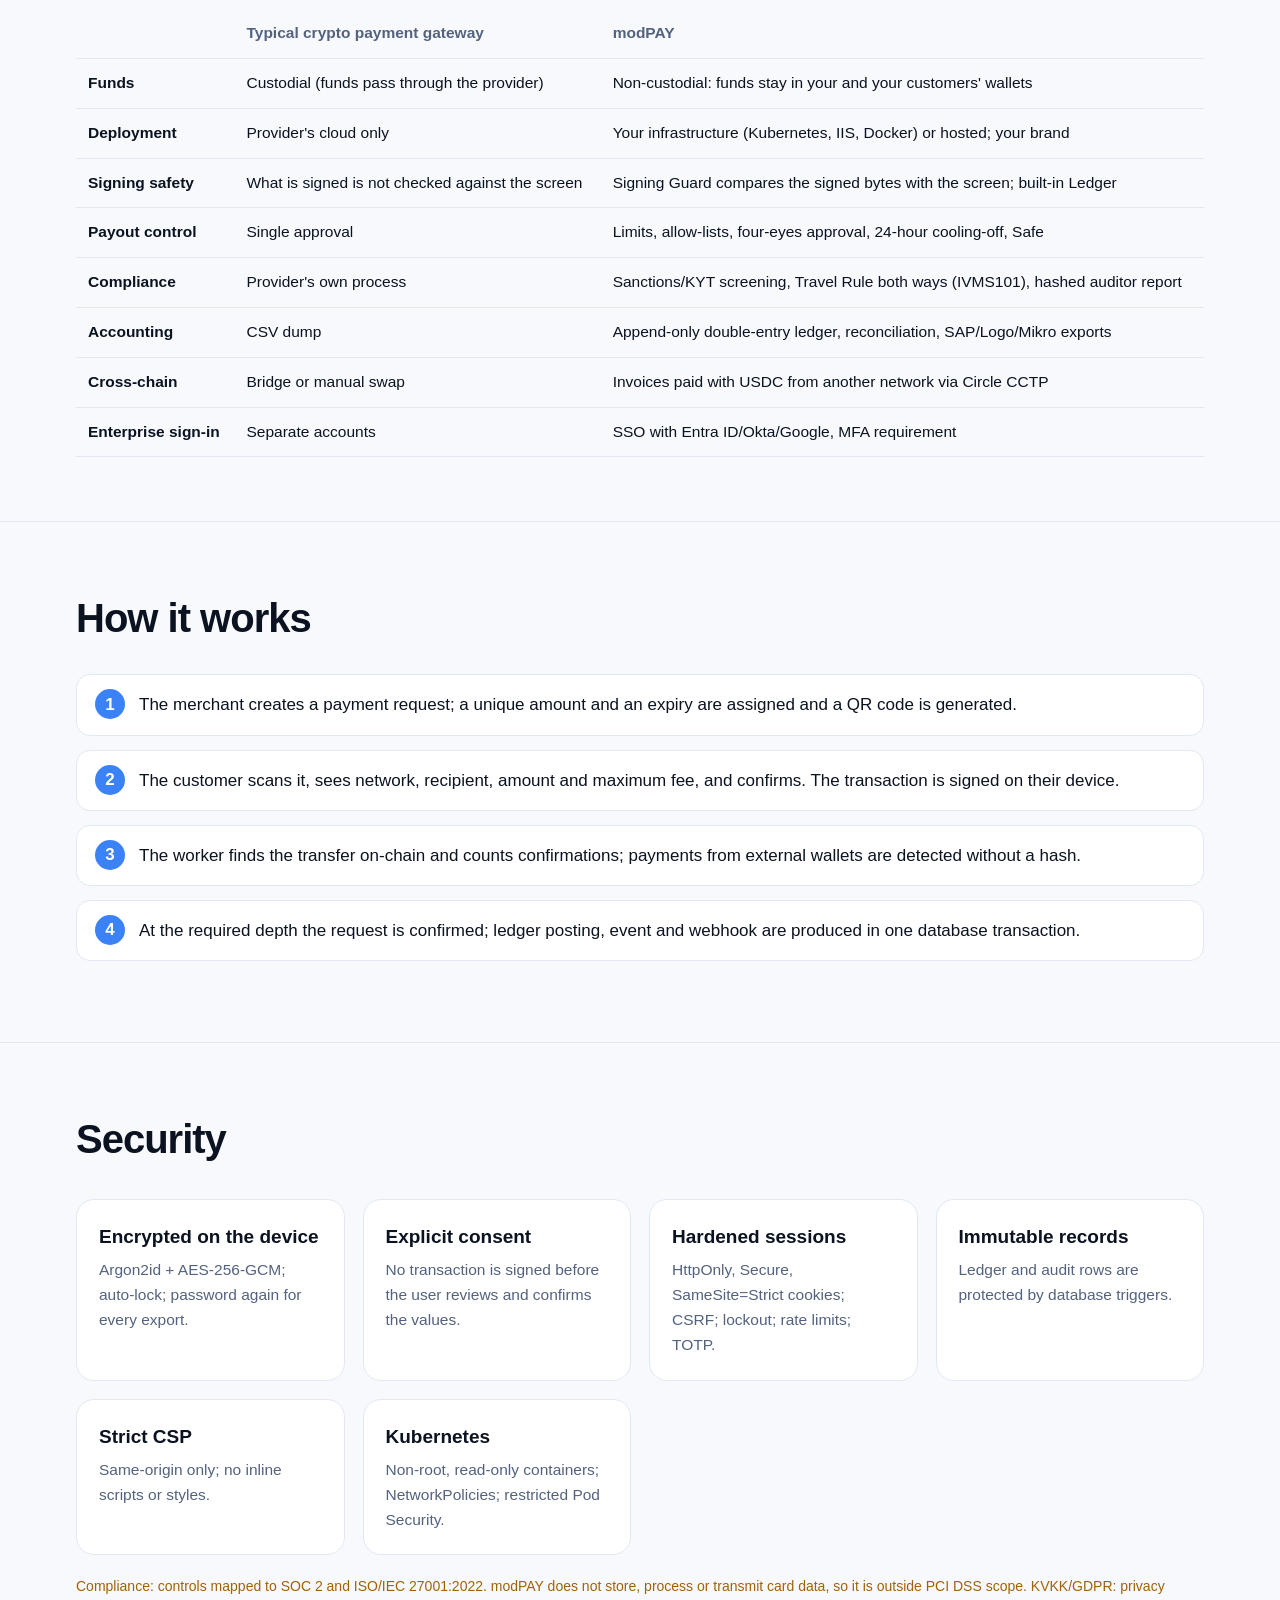
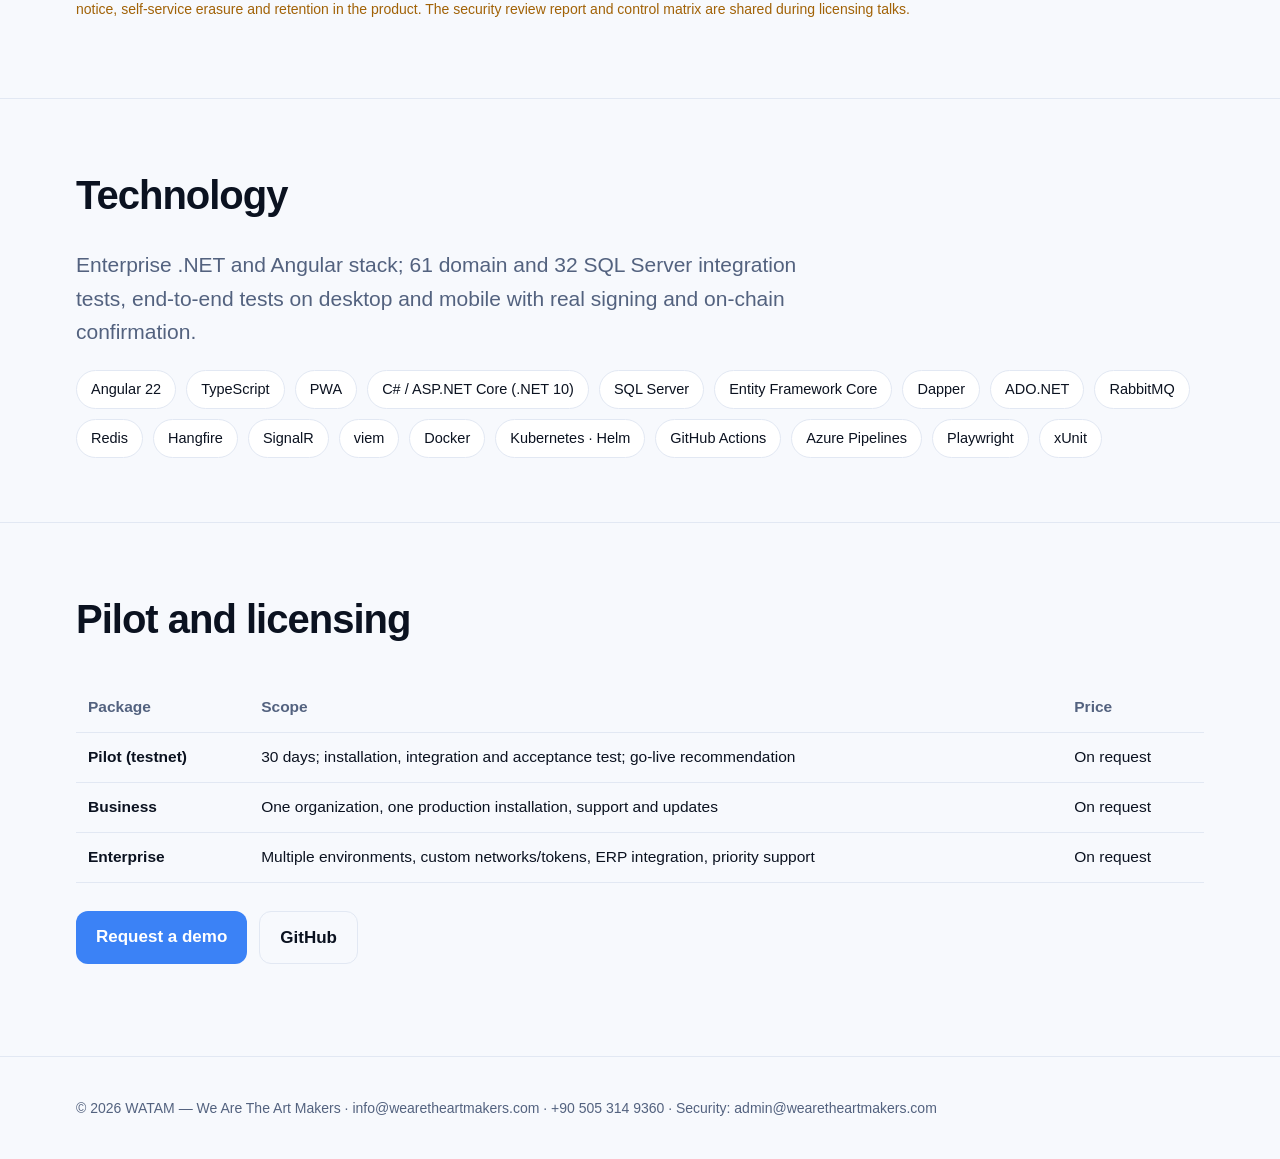
<file: docs/en/index.html>
<!doctype html>
<html lang="en">
<head>
<meta charset="utf-8">
<meta name="viewport" content="width=device-width, initial-scale=1">
<title>modPAY — Your keys. On-chain proof. Books that balance.</title>
<meta name="description" content="Non-custodial wallet, QR token payments and payment operations for business. Signed in the browser, verified on-chain, posted to a SQL Server ledger.">
<link rel="canonical" href="https://wearetheartmakers.github.io/modPAY/en/">
<link rel="alternate" hreflang="tr" href="https://wearetheartmakers.github.io/modPAY/">
<link rel="alternate" hreflang="en" href="https://wearetheartmakers.github.io/modPAY/en/">
<meta property="og:type" content="website">
<meta property="og:title" content="modPAY — Your keys. On-chain proof. Books that balance.">
<meta property="og:description" content="Non-custodial wallet, QR token payments and payment operations for business. Signed in the browser, verified on-chain, posted to a SQL Server ledger.">
<meta property="og:image" content="https://wearetheartmakers.github.io/modPAY/assets/img/og-en.png">
<meta name="twitter:card" content="summary_large_image">
<meta name="theme-color" content="#070d1d">
<link rel="icon" href="../favicon.ico" sizes="16x16 32x32 48x48">
<link rel="icon" type="image/svg+xml" href="../assets/icon.svg">
<link rel="apple-touch-icon" href="../assets/apple-touch-icon.png">
<link rel="stylesheet" href="../assets/site.css">
</head>
<body>
<a class="skip" href="#main">Skip to content</a>
<header><div class="wrap">
<a class="brand" href="./">mod<span>PAY</span></a>
<nav aria-label="Main menu">
<a href="#story">Story</a><a href="#ozellikler">Features</a><a href="#why">Why modPAY</a><a href="#nasil">How it works</a><a href="#guvenlik">Security</a><a href="#teknoloji">Technology</a><a href="#pilot">Pilot</a>
<a class="lang" href="../" hreflang="tr">TR</a>
<a class="btn" href="mailto:info@wearetheartmakers.com?subject=modPAY%20pilot">Request a pilot</a>
</nav></div></header>
<main id="main">
<div class="hero"><div class="wrap">
<h1>Your keys.<br>On-chain proof.<br>Books that balance.</h1>
<p class="lead">modPAY is a non-custodial digital wallet, QR token-payment infrastructure and payment-operations platform for business. Payments are signed in the browser, verified on-chain and posted to an append-only ledger in SQL Server.</p>
<div class="actions"><a class="btn" href="mailto:info@wearetheartmakers.com?subject=modPAY%20pilot">Request a pilot</a><a class="btn ghost" href="https://modpay.runasp.net/register?returnUrl=%2Fapp%2Ffaucet" target="_blank" rel="noopener">Try the live demo</a><a class="btn ghost" href="#video">Watch the video</a></div>
<div class="video" id="video"><video controls preload="metadata" playsinline poster="../assets/video/poster.jpg" aria-label="modPAY intro video"><source src="../assets/video/modpay-intro.mp4" type="video/mp4"></video></div>
</div></div>

<section id="story"><div class="wrap">
<h2>Keeping keys safe is not enough</h2>
<div class="story"><div>
<blockquote>Is securing digital assets only about storing private keys? Or is the real question how transactions are authorized, verified and recorded?</blockquote>
<p>In early 2025, about 1.5 billion dollars were taken from a major exchange's cold wallet. No private key was stolen; the hardware wallets were in place. The signers approved a transaction that looked routine on screen, but the data they signed handed control of the wallet to the attacker. Every day, people lose assets the same way: by signing a transfer to a "poisoned" address that resembles one from their history, or an unlimited token approval.</p>
<p>That thought shaped modPAY. It rests on three principles:</p>
<ol>
<li><strong>Your keys stay with you.</strong> Recovery phrases and keys never leave the device; the server and its administrators cannot reach them.</li>
<li><strong>You sign what you see.</strong> <em>Signing Guard</em> decodes the signed transaction on the device and compares network, recipient, amount, token, fee and signer with what was on screen. Any difference and nothing is sent. The wallet signs plain transfers only: no approvals, hidden contract calls or delegations.</li>
<li><strong>Nothing is booked until the chain confirms it.</strong> Payments and refunds reach the ledger only after on-chain confirmation.</li>
</ol>
<p><strong>Safe without being tiring:</strong> no extra step for verified merchants, your own accounts or addresses you paid before. A first-time recipient asks for the last 4 characters of the address; a lookalike of an address in your history asks for 8. Addresses are shown in easy-to-compare groups of four.</p>
</div>
<div class="imgs"><img loading="lazy" src="../assets/img/guard-lookalike.jpg" alt="Signing Guard: possible address poisoning warning"><img class="phone" loading="lazy" src="../assets/img/guard-mobile.jpg" alt="New recipient on a phone: type the last 4 characters"></div>
</div></div></section>

<section id="ozellikler"><div class="wrap">
<h2>Features</h2>
<div class="grid"><div class="card"><h3>Multi-network checkout</h3><p>One invoice, several networks: the customer pays where they hold funds (e.g. USDC on Ethereum, Avalanche, Polygon or Arbitrum; USDT on BNB Smart Chain). The first payment closes the other options. No bridge, no FX risk.</p></div><div class="card"><h3>BNB Smart Chain and Avalanche</h3><p>Alongside Ethereum, Polygon and Arbitrum: BNB Smart Chain (BNB, USDT, USDC) and Avalanche C-Chain (AVAX, USDC). Fast blocks tracked, per-network confirmation depth.</p></div><div class="card"><h3>KVKK / GDPR</h3><p>Users erase their own account; personal data is anonymized, financial records stay for legal retention. Strictly necessary cookies only.</p></div><div class="card"><h3>Signing Guard</h3><p>The signed transaction is decoded on the device and compared with the screen; any difference and it is not sent. Warnings for address poisoning and hidden approvals.</p></div><div class="card"><h3>Keys stay with the user</h3><p>Recovery phrases and keys never leave the device; encrypted with Argon2id + AES-256-GCM. No administrator can access them.</p></div><div class="card"><h3>QR payments</h3><p>Enter an amount, get a QR. Customers pay in modPAY or any wallet such as MetaMask (EIP-681).</p></div><div class="card"><h3>On-chain proof</h3><p>A payment is confirmed only at the network's confirmation depth. Reorgs, partial and late payments get their own states.</p></div><div class="card"><h3>Accounting-ready</h3><p>Append-only double-entry ledger, reconciliation and trial balance. Every final payment posts automatically; exact-precision CSV exports for accounting.</p></div><div class="card"><h3>Refunds</h3><p>Signed by the merchant in their own wallet; booked once the exact transfer is verified on-chain.</p></div><div class="card"><h3>Ledger, built in</h3><p>A Ledger connects directly over USB (WebHID); the transfer shows on the device and Signing Guard still checks every byte. The key never leaves the device.</p></div><div class="card"><h3>Approvals in your pocket</h3><p>Payouts waiting for approval, incoming payments and policy changes arrive as push notifications (Turkish/English).</p></div><div class="card"><h3>Auditor-ready report</h3><p>Payouts, approvals, screenings and policy changes in one ZIP, with a SHA-256 hash per file as tamper evidence.</p></div><div class="card"><h3>Enterprise treasury controls</h3><p>Per-transaction and daily limits, allow-lists and four-eyes approval for payouts. Loosening a rule waits 24 hours, so one account cannot switch the controls off and pay out at once. Safe multisig and Ledger/Trezor signing.</p></div><div class="card"><h3>AML/KYT screening and Travel Rule</h3><p>Payers, recipients and allow-lists are screened against the OFAC list, Chainalysis or your own KYT service; sanctioned addresses cannot be paid. Above the threshold an IVMS101 record goes to your Travel Rule provider by signed webhook.</p></div><div class="card"><h3>Enterprise sign-in and ERP</h3><p>Single sign-on with Entra ID, Okta, Google and Keycloak (OIDC); organization-wide two-factor requirement. Ledger export templates for SAP, Logo and Mikro.</p></div><div class="card"><h3>Invoices paid from another network</h3><p>Invoice on Avalanche, customer's USDC on Ethereum? They pay from there with Circle CCTP; modPAY completes the mint, so the customer needs no gas on the destination network.</p></div><div class="card"><h3>Your brand, Turkish and English</h3><p>Turkish and English interface. Your institution's name, colors and logo come from configuration, so the product runs under your brand. EURC for euro.</p></div><div class="card"><h3>One-click demo</h3><p>A new user creates a wallet and taps "Get test tokens" to receive test gas and USDC in seconds, then tries a payment or a cross-chain transfer right away. No faucet hunting.</p></div><div class="card"><h3>Cross-chain USDC</h3><p>With Circle CCTP, USDC is burned on one network and minted on another: no pool, no wrapped tokens, funds always in the user's own wallet. Every step (approval, burn, mint) is confirmed separately and Signing Guard checks each call byte for byte. On Ethereum, Avalanche, Arbitrum and Polygon test networks.</p></div><div class="card"><h3>E-commerce API</h3><p>Your shop backend opens invoices with an API key, tracks their status and sends the customer back to the shop after payment. Keys are limited to one workspace, stored hashed and revocable instantly.</p></div><div class="card"><h3>Point of sale</h3><p>The cashier enters an amount, one QR appears; the screen turns green when the payment is final. Runs on any tablet or phone, nothing to install.</p></div><div class="card"><h3>Teams and integrations</h3><p>Organizations, roles, email invitations, signed webhooks and two-factor authentication.</p></div></div>
</div></section>

<section><div class="wrap">
<h2>Screens</h2>
<div class="shots"><figure><img loading="lazy" src="../assets/img/invoice-qr.jpg" alt="Payment request and QR code"><figcaption>Payment request and QR code</figcaption></figure><figure><img loading="lazy" src="../assets/img/ledger.jpg" alt="Ledger, trial balance and reconciliation"><figcaption>Ledger, trial balance and reconciliation</figcaption></figure><figure><img loading="lazy" src="../assets/img/refund-confirmed.jpg" alt="Refund verified on-chain"><figcaption>Refund verified on-chain</figcaption></figure><figure><img loading="lazy" src="../assets/img/developers.jpg" alt="Signed webhooks"><figcaption>Signed webhooks</figcaption></figure><figure><img loading="lazy" src="../assets/img/organization.jpg" alt="Organizations and roles"><figcaption>Organizations and roles</figcaption></figure><figure><img loading="lazy" src="../assets/img/wallet.jpg" alt="Wallet and ownership verification"><figcaption>Wallet and ownership verification</figcaption></figure></div>
<div class="phones"><img loading="lazy" src="../assets/img/mobile-pay.jpg" alt="Payment request on a phone"><img loading="lazy" src="../assets/img/mobile-review.jpg" alt="Payment review"><img loading="lazy" src="../assets/img/mobile-confirmed.jpg" alt="Payment confirmed"></div>
</div></section>

<section id="why"><div class="wrap">
<h2>Why modPAY?</h2>
<p class="lead">More than accepting crypto: infrastructure ready for an institution's auditors, accountants and security team.</p>
<div class="table-wrap"><table><thead><tr><th></th><th>Typical crypto payment gateway</th><th>modPAY</th></tr></thead><tbody><tr><td><strong>Funds</strong></td><td>Custodial (funds pass through the provider)</td><td>Non-custodial: funds stay in your and your customers' wallets</td></tr><tr><td><strong>Deployment</strong></td><td>Provider's cloud only</td><td>Your infrastructure (Kubernetes, IIS, Docker) or hosted; your brand</td></tr><tr><td><strong>Signing safety</strong></td><td>What is signed is not checked against the screen</td><td>Signing Guard compares the signed bytes with the screen; built-in Ledger</td></tr><tr><td><strong>Payout control</strong></td><td>Single approval</td><td>Limits, allow-lists, four-eyes approval, 24-hour cooling-off, Safe</td></tr><tr><td><strong>Compliance</strong></td><td>Provider's own process</td><td>Sanctions/KYT screening, Travel Rule both ways (IVMS101), hashed auditor report</td></tr><tr><td><strong>Accounting</strong></td><td>CSV dump</td><td>Append-only double-entry ledger, reconciliation, SAP/Logo/Mikro exports</td></tr><tr><td><strong>Cross-chain</strong></td><td>Bridge or manual swap</td><td>Invoices paid with USDC from another network via Circle CCTP</td></tr><tr><td><strong>Enterprise sign-in</strong></td><td>Separate accounts</td><td>SSO with Entra ID/Okta/Google, MFA requirement</td></tr></tbody></table></div>
</div></section>

<section id="nasil"><div class="wrap">
<h2>How it works</h2>
<ol class="steps"><li>The merchant creates a payment request; a unique amount and an expiry are assigned and a QR code is generated.</li><li>The customer scans it, sees network, recipient, amount and maximum fee, and confirms. The transaction is signed on their device.</li><li>The worker finds the transfer on-chain and counts confirmations; payments from external wallets are detected without a hash.</li><li>At the required depth the request is confirmed; ledger posting, event and webhook are produced in one database transaction.</li></ol>
</div></section>

<section id="guvenlik"><div class="wrap">
<h2>Security</h2>
<div class="grid"><div class="card"><h3>Encrypted on the device</h3><p>Argon2id + AES-256-GCM; auto-lock; password again for every export.</p></div><div class="card"><h3>Explicit consent</h3><p>No transaction is signed before the user reviews and confirms the values.</p></div><div class="card"><h3>Hardened sessions</h3><p>HttpOnly, Secure, SameSite=Strict cookies; CSRF; lockout; rate limits; TOTP.</p></div><div class="card"><h3>Immutable records</h3><p>Ledger and audit rows are protected by database triggers.</p></div><div class="card"><h3>Strict CSP</h3><p>Same-origin only; no inline scripts or styles.</p></div><div class="card"><h3>Kubernetes</h3><p>Non-root, read-only containers; NetworkPolicies; restricted Pod Security.</p></div></div>
<p class="note" style="margin-top:20px">Compliance: controls mapped to SOC 2 and ISO/IEC 27001:2022. modPAY does not store, process or transmit card data, so it is outside PCI DSS scope. KVKK/GDPR: privacy notice, self-service erasure and retention in the product. The security review report and control matrix are shared during licensing talks.</p>
</div></section>

<section id="teknoloji"><div class="wrap">
<h2>Technology</h2>
<p class="lead">Enterprise .NET and Angular stack; 61 domain and 32 SQL Server integration tests, end-to-end tests on desktop and mobile with real signing and on-chain confirmation.</p>
<div class="chips"><span>Angular 22</span><span>TypeScript</span><span>PWA</span><span>C# / ASP.NET Core (.NET 10)</span><span>SQL Server</span><span>Entity Framework Core</span><span>Dapper</span><span>ADO.NET</span><span>RabbitMQ</span><span>Redis</span><span>Hangfire</span><span>SignalR</span><span>viem</span><span>Docker</span><span>Kubernetes · Helm</span><span>GitHub Actions</span><span>Azure Pipelines</span><span>Playwright</span><span>xUnit</span></div>
</div></section>

<section id="pilot"><div class="wrap">
<h2>Pilot and licensing</h2>
<div class="table-wrap"><table><thead><tr><th>Package</th><th>Scope</th><th>Price</th></tr></thead><tbody>
<tr><td><strong>Pilot (testnet)</strong></td><td>30 days; installation, integration and acceptance test; go-live recommendation</td><td>On request</td></tr><tr><td><strong>Business</strong></td><td>One organization, one production installation, support and updates</td><td>On request</td></tr><tr><td><strong>Enterprise</strong></td><td>Multiple environments, custom networks/tokens, ERP integration, priority support</td><td>On request</td></tr>
</tbody></table></div>
<div class="actions"><a class="btn" href="mailto:info@wearetheartmakers.com?subject=modPAY%20demo">Request a demo</a><a class="btn ghost" href="https://github.com/WeAreTheArtMakers/modPAY">GitHub</a></div>
</div></section>
</main>
<footer><div class="wrap">© 2026 WATAM — We Are The Art Makers · info@wearetheartmakers.com · +90 505 314 9360 · Security: admin@wearetheartmakers.com</div></footer>
</body></html>
</file>
<file: docs/assets/site.css>
:root{--bg:#070d1d;--panel:#0d1630;--line:#1f2b4d;--fg:#e8eefc;--muted:#a3b1cf;--accent:#3b82f6;--accent2:#22d3ee;--warn:#fbbf24;--radius:18px}
@media (prefers-color-scheme: light){:root:not([data-theme="dark"]){--bg:#f7f9fd;--panel:#ffffff;--line:#e2e8f3;--fg:#0b1220;--muted:#53627f;--warn:#a16207}}
*{box-sizing:border-box}html{scroll-behavior:smooth}
body{margin:0;background:var(--bg);color:var(--fg);font:17px/1.6 -apple-system,BlinkMacSystemFont,"Segoe UI",Roboto,"Helvetica Neue",Arial,sans-serif}
a{color:var(--accent)}img,video{max-width:100%;display:block}
.wrap{max-width:1160px;margin:0 auto;padding:0 16px}
.skip{position:absolute;left:-999px}.skip:focus{left:16px;top:16px;background:var(--panel);padding:8px 12px;z-index:9}
header{position:sticky;top:0;z-index:5;backdrop-filter:blur(10px);background:color-mix(in srgb,var(--bg) 85%,transparent);border-bottom:1px solid var(--line)}
header .wrap{display:flex;align-items:center;gap:20px;height:64px}
.brand{font-weight:800;font-size:22px;color:var(--fg);text-decoration:none;letter-spacing:-.5px}.brand span{color:var(--accent)}
nav{margin-left:auto;display:flex;gap:18px;align-items:center;flex-wrap:wrap}nav a{color:var(--muted);text-decoration:none;font-size:15px}nav a:hover{color:var(--fg)}
.btn{display:inline-block;padding:12px 20px;border-radius:12px;background:var(--accent);color:#fff!important;text-decoration:none;font-weight:600}
.btn.ghost{background:transparent;border:1px solid var(--line);color:var(--fg)!important}
@media (max-width:760px){nav a:not(.btn):not(.lang){display:none}}
.hero{padding:72px 0 40px;background:radial-gradient(800px 400px at 10% 0%,color-mix(in srgb,var(--accent) 25%,transparent),transparent 70%)}
.hero h1{font-size:clamp(38px,6vw,64px);line-height:1.05;letter-spacing:-1.5px;margin:0 0 18px}
.lead{font-size:clamp(18px,2.2vw,21px);color:var(--muted);max-width:760px}
.actions{display:flex;gap:12px;flex-wrap:wrap;margin:28px 0}
.note{font-size:14px;color:var(--warn)}
.video{margin:28px 0 0;border-radius:var(--radius);overflow:hidden;border:1px solid var(--line);box-shadow:0 20px 60px rgba(0,0,0,.35)}
section{padding:64px 0;border-top:1px solid var(--line)}
h2{font-size:clamp(28px,4vw,40px);letter-spacing:-1px;margin:0 0 12px}
.grid{display:grid;gap:18px;grid-template-columns:repeat(auto-fit,minmax(260px,1fr));margin-top:28px}
.card{background:var(--panel);border:1px solid var(--line);border-radius:var(--radius);padding:22px}
.card h3{margin:0 0 6px;font-size:19px}.card p{margin:0;color:var(--muted);font-size:15.5px}
.shots{display:grid;gap:18px;grid-template-columns:repeat(auto-fit,minmax(min(320px,100%),1fr));margin-top:28px}
figure{margin:0}figure img{border-radius:14px;border:1px solid var(--line)}figcaption{color:var(--muted);font-size:14px;margin-top:8px}
.phones{display:flex;gap:18px;justify-content:center;flex-wrap:wrap;margin-top:24px}.phones img{width:240px;border-radius:24px;border:1px solid var(--line)}
ol.steps{counter-reset:s;list-style:none;padding:0;display:grid;gap:14px;margin-top:24px}
ol.steps li{counter-increment:s;background:var(--panel);border:1px solid var(--line);border-radius:14px;padding:16px 18px 16px 62px;position:relative}
ol.steps li:before{content:counter(s);position:absolute;left:18px;top:14px;width:30px;height:30px;border-radius:50%;background:var(--accent);color:#fff;display:grid;place-items:center;font-weight:700}
.chips{display:flex;flex-wrap:wrap;gap:10px;margin-top:20px}.chips span{border:1px solid var(--line);border-radius:999px;padding:7px 14px;font-size:14.5px;background:var(--panel)}
table{width:100%;border-collapse:collapse;margin-top:20px;font-size:15.5px}th,td{text-align:left;padding:12px;border-bottom:1px solid var(--line);vertical-align:top}th{color:var(--muted);font-weight:600}
.table-wrap{overflow-x:auto}
footer{padding:40px 0;color:var(--muted);font-size:14px;border-top:1px solid var(--line)}

.story{display:grid;gap:32px;grid-template-columns:minmax(0,1.15fr) minmax(0,.85fr);align-items:start;margin-top:24px}
.story blockquote{margin:0 0 20px;padding:18px 22px;border-left:4px solid var(--accent,#3b82f6);background:var(--panel);border-radius:0 var(--radius) var(--radius) 0;font-size:18px;font-weight:600;line-height:1.5}
.story ol{padding-left:22px;margin:18px 0}.story li{margin:10px 0}
.story .imgs{display:grid;gap:16px}.story .imgs img{border-radius:14px;border:1px solid var(--line)}
.story .imgs .phone{max-width:300px;justify-self:center}
.small{font-size:14px;color:var(--muted)}
@media (max-width:860px){.story{grid-template-columns:minmax(0,1fr)}}
</file>
